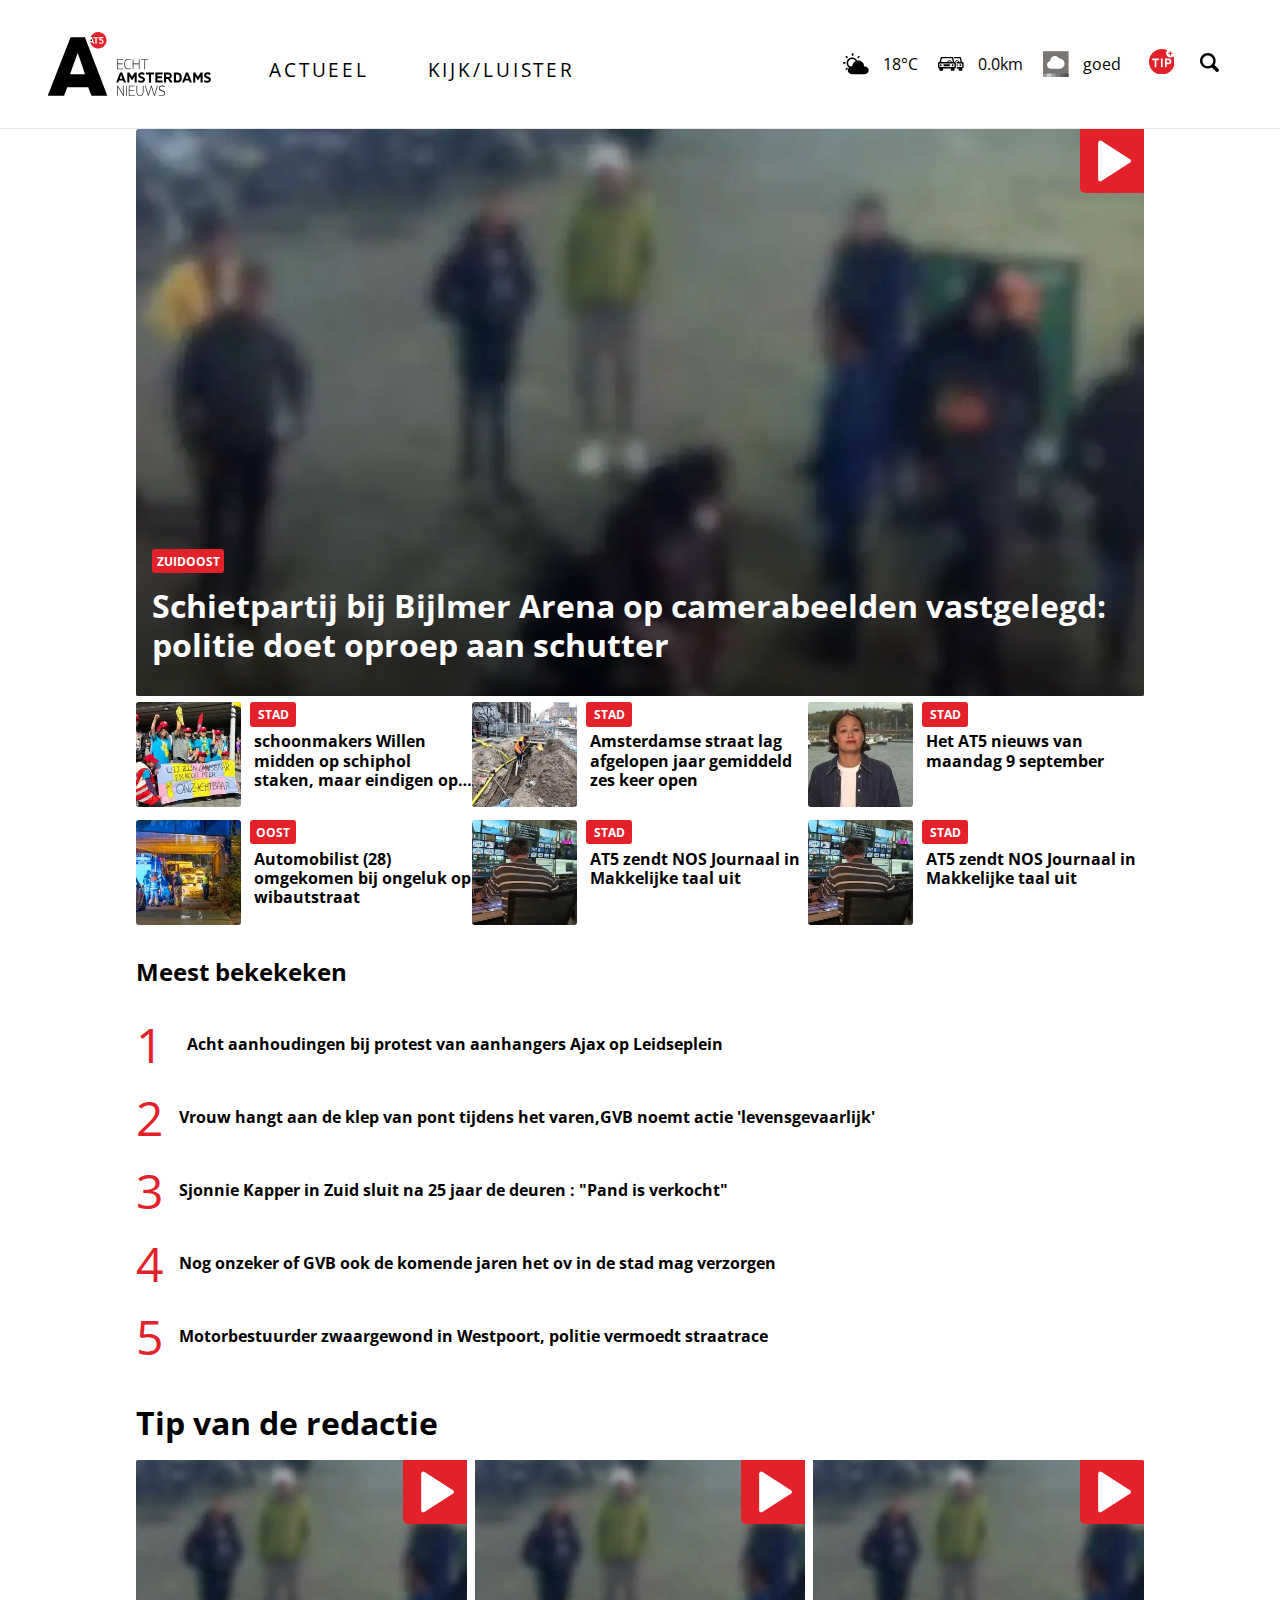
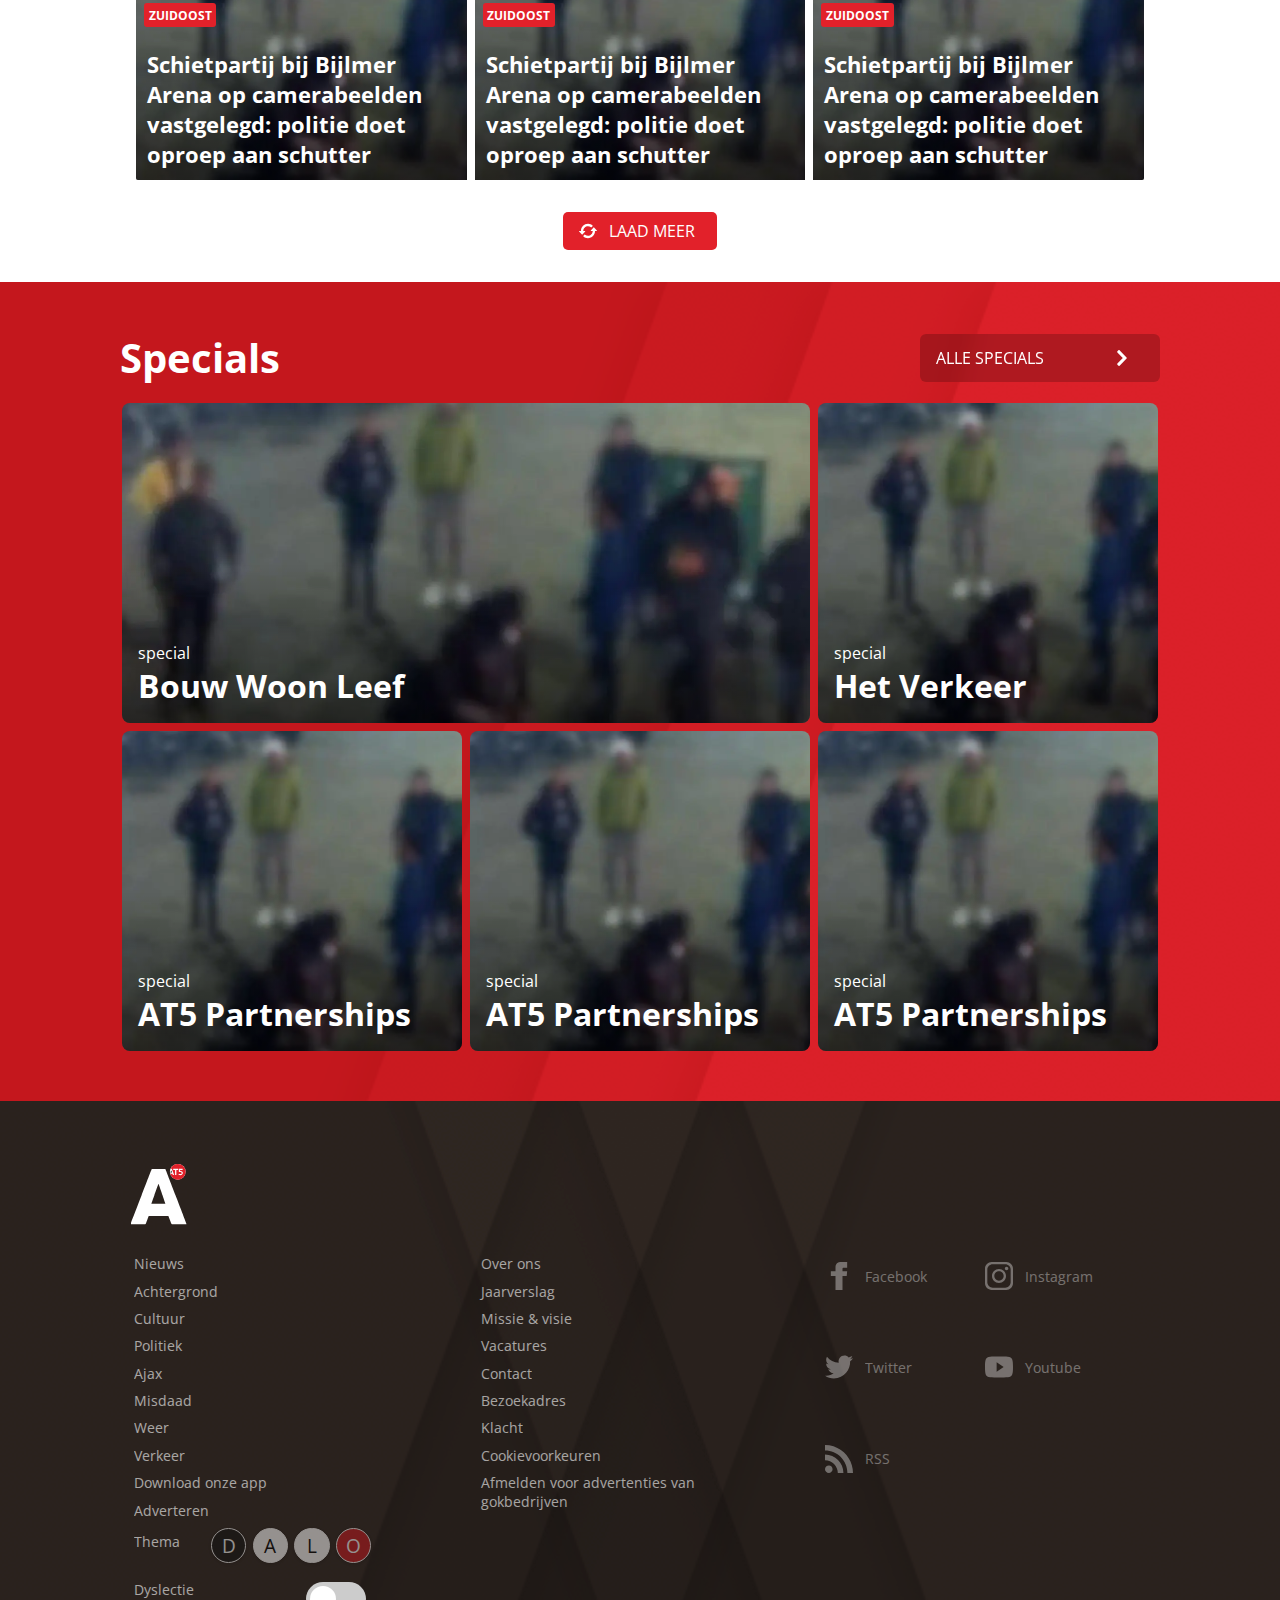
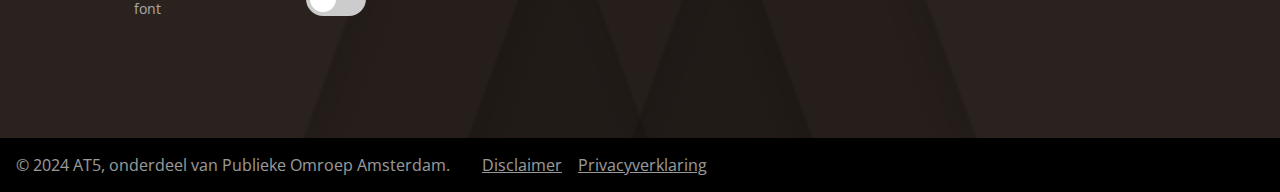
<file: index.html>
<!DOCTYPE html>
<html lang="nl">

<head>
	<meta charset="UTF-8">
	<meta name="author" content="Jean-Carlos De Leon Vitiello">
	<meta name="viewport" content="width=device-width, initial-scale=1">

	<title>AT5 | homepage</title>

	<link href="styles/style.css" rel="stylesheet">
	<link href="styles/home.css" rel="stylesheet">
	<link rel="icon" type="image/svg+xml" href="images/favicon.svg">
</head>

<body>

	<header>
		<a href="#main" >Skip naar content</a>
		<nav>
			<h1>
				<!-- https://www.at5.nl/ logo-->
				<svg class="logo " viewBox="0 0 214.9 84.4">
					<title>AT5 Logo</title>
					<g>
						<path class="black"
							d="M48.3,7h-18c0,0-0.5-0.1-0.7,0.4S0.3,83.2,0.1,83.7c-0.2,0.6,0.3,0.5,0.3,0.5h20.2 c0.7,0,0.8-0.6,0.8-0.6s3.8-10,3.9-10.5c0.2-0.5,0.7-0.4,0.7-0.4h26.4c0,0,0.5-0.1,0.8,0.5c0.2,0.6,3.8,10,4,10.5s0.8,0.5,0.8,0.5 h20c0,0,0.6,0,0.3-0.6C78.2,83,49.2,8,49,7.5C48.8,6.9,48.3,7,48.3,7 M39.5,28.4c1.4,3.8,9.1,26.4,9.2,26.9 c0.2,0.5-0.2,0.4-0.2,0.4h-19c0,0-0.3,0-0.2-0.3c0.1-0.4,8.2-23,9.6-26.9C39.2,28.1,39.4,28,39.5,28.4">
						</path>
					</g>
					<g>
						<ellipse class="white" cx="66.2" cy="11" rx="11" ry="10.9"></ellipse>
						<polygon class="red" points="55.8,12 58.1,12 57,9"></polygon>
						<path class="red"
							d="M66.3,0.1c-4.6,0-8.4,2.7-10.2,6.5h1.7l3.3,8.7h-1.8l-0.6-1.7h-3c1.2,4.8,5.5,8.3,10.6,8.3 c6,0,10.9-4.9,10.9-10.9S72.3,0.1,66.3,0.1z M66.7,8.4h-2.5v7h-1.8v-7h-2.6V6.8h6.9V8.4z M70,15.6c-1.2-0.1-1.9-0.2-2.9-0.7 l0.7-1.4c0.6,0.4,1.4,0.6,2.1,0.6c1.2,0,1.7-0.6,1.7-1.3c0-0.9-0.6-1.5-2.1-1.5c-0.7,0-1.8,0-1.8,0V6.7H73v1.7h-3.6v1.3h0.2 c1.5,0,2.4,0.4,3,1.1c0.4,0.5,0.7,1.1,0.7,1.9C73.3,14.5,71.6,15.6,70,15.6z">
						</path>
					</g>
					<g>
						<path class="black"
							d="M101.6,43.3c0,3.8,1.8,5.2,4.4,5.2c1.5,0,2.9-0.6,3.4-1l0.2,0.7c-0.8,0.5-1.9,1-3.7,1c-3,0-5.2-1.7-5.2-5.9 v-1.8c0-4.2,2.2-5.9,5.2-5.9c1.6,0,2.7,0.5,3.7,1l-0.2,0.7c-0.8-0.5-2.2-1-3.4-1c-2.6,0-4.4,1.4-4.4,5.2V43.3z">
						</path>
						<polygon class="black"
							points="92,48.4 99.2,48.4 99.2,49.1 91.2,49.1 91.2,35.8 99.2,35.8 99.2,36.5 92,36.5 92,41.7 98.4,41.7 98.4,42.4 92,42.4">
						</polygon>
						<polygon class="black"
							points="112.6,49.1 111.8,49.1 111.8,35.8 112.6,35.8 112.6,41.7 119.8,41.7 119.8,35.8 120.6,35.8 120.6,49.1 119.8,49.1 119.8,42.4 112.6,42.4">
						</polygon>
						<path class="black" d="M122.7,35.8h9.8v0.7H128v12.6h-0.8V36.5h-4.5V35.8z"></path>
						<path class="black"
							d="M97.8,53.4H95l-5.1,13.2h2.8l1-2.6h5.4l1,2.7h2.8L97.8,53.4z M94.7,61.5l1.7-4.7l1.8,4.7H94.7z">
						</path>
						<polygon class="black"
							points="104.5,53.4 107.1,53.4 110.8,59.1 114.4,53.4 117,53.4 117,66.7 114.3,66.7 114.3,58.3 110.8,63.8 107.3,58.3 107.3,66.7 104.6,66.7 104.6,53.4">
						</polygon>
						<path class="black"
							d="M119.6,63.2c2.1,1.6,5.6,1.5,5.6-0.3c0-2.4-6.2-0.9-6.2-5.8c0-4.3,5.7-4.9,8.5-2.8l-0.8,2.5c-2-1.6-5-1.4-5,0.2 c0,2.6,6.2,1.1,6.2,5.7c0,4.8-6.2,5.1-9.2,3L119.6,63.2z">
						</path>
						<polygon class="black"
							points="129.2,53.4 139.8,53.4 139.8,56 135.9,56 135.9,66.8 133.1,66.8 133.1,55.9 129.2,55.9 129.2,53.4 ">
						</polygon>
						<polygon class="black"
							points="144.3,64.1 151.1,64.1 151.1,66.7 141.6,66.7 141.6,53.4 151.1,53.4 151.1,56 144.3,56 144.3,58.5 150.3,58.5 150.3,61.1 144.3,61.1">
						</polygon>
						<path class="black"
							d="M160.9,61.4c1.6-0.6,2.4-2,2.4-3.7c0-2.6-1.4-4.3-5.1-4.3H153v13.3h2.7v-4.8h2.4l3.1,4.8h3.2L160.9,61.4z M158.3,59.3h-2.5v-3.4h2.5c1.8,0,2.4,0.6,2.4,1.7C160.7,58.6,160.1,59.3,158.3,59.3z">
						</path>
						<path class="black"
							d="M170.2,53.4H166v13.3h4.2c3.8,0,6.2-1.7,6.2-6.2v-0.9C176.4,55.2,174,53.4,170.2,53.4z M173.6,60.4 c0,2.8-1.1,3.7-3.4,3.7h-1.4v-8.2h1.4c2.2,0,3.4,0.9,3.4,3.7V60.4z">
						</path>
						<path class="black"
							d="M184.7,53.3h-2.8l-5.1,13.3h2.8l1-2.6h5.4l1,2.6h2.8L184.7,53.3z M181.6,61.5l1.7-4.7l1.8,4.7H181.6z">
						</path>
						<polygon class="black"
							points="191.4,53.4 194,53.4 197.7,59.1 201.3,53.4 203.9,53.4 203.9,66.7 201.2,66.7 201.2,58.3 197.7,63.8 194.2,58.3 194.2,66.7 191.5,66.7 191.5,53.4">
						</polygon>
						<path class="black"
							d="M206.5,63.2c2.1,1.6,5.6,1.5,5.6-0.3c0-2.4-6.2-0.9-6.2-5.8c0-4.3,5.7-4.9,8.5-2.8l-0.8,2.5 c-2-1.6-5-1.4-5,0.2c0,2.6,6.2,1.1,6.2,5.7c0,4.8-6.2,5.1-9.2,3L206.5,63.2z">
						</path>
						<polygon class="black"
							points="91.2,70.9 92.1,70.9 99.2,82.9 99.2,70.9 100,70.9 100,84.2 99.1,84.2 92,72.2 92,84.2 91.2,84.2 ">
						</polygon>
						<rect x="102.9" y="70.9" class="black" width="0.8" height="13.3"></rect>
						<polygon class="black"
							points="107.4,83.5 114.6,83.5 114.6,84.2 106.6,84.2 106.6,70.9 114.6,70.9 114.6,71.6 107.4,71.6 107.4,76.8 113.8,76.8 113.8,77.5 107.4,77.5">
						</polygon>
						<path class="black"
							d="M116.7,70.9h0.8v7.5c0,3.9,1.5,5.2,3.8,5.2s3.8-1.4,3.8-5.2v-7.5h0.8v7.5c0,4.3-1.9,5.9-4.6,5.9 s-4.6-1.7-4.6-5.9L116.7,70.9L116.7,70.9z">
						</path>
						<polygon class="black"
							points="140.3,82.9 143.9,70.9 144.7,70.9 140.7,84.2 139.9,84.2 136.3,72.2 132.7,84.2 131.9,84.2 127.9,70.9 128.7,70.9 132.3,82.9 135.9,70.9 136.7,70.9">
						</polygon>
						<path class="black"
							d="M146.3,82.7c2.3,1.6,7.3,1.4,7.3-1.8c0-3.7-7.3-2.1-7.3-6.8c0-4.1,5.5-3.9,7.7-2.4l-0.2,0.7 c-1.9-1.5-6.7-1.6-6.7,1.6c0,4,7.3,2.3,7.3,6.8c0,4-5.9,4.2-8.3,2.5L146.3,82.7z">
						</path>
					</g>
				</svg>
			</h1>
			
			<!-- menu balk -->
			<ul>

				<li>
					<a href="#">actueel <svg viewBox="0 0 36 24" class="icon "><path class="path" d="M15.4,22.7L0.3,2.6c-0.5-0.7-0.4-1.7,0.3-2.3C0.9,0.1,1.3,0,1.6,0h32.7C35.3,0,36,0.7,36,1.6 c0,0.4-0.1,0.7-0.3,1L20.6,22.7c-1.1,1.4-3.1,1.7-4.6,0.7C15.8,23.2,15.6,22.9,15.4,22.7z"></path></svg></a>
				</li>

				<li>
					<a href="#">kijk/luister</a>
				</li>

			</ul>

			<section>



				<a href="#">
					<!-- https://www.at5.nl/  icon-->
					<svg viewBox="0 0 24 24" class="icon ">
						<title>Gedeeltelijk bewolkt</title>
						<path class="path"
							d="M2.4,5.1l0.5-0.5c0.1-0.1,0.4-0.1,0.5,0l1.1,1.1c0.1,0.1,0.1,0.4,0,0.5L4,6.7c-0.1,0.1-0.4,0.1-0.5,0L2.4,5.7 C2.2,5.5,2.2,5.3,2.4,5.1z M0,11.6v-0.8c0-0.2,0.2-0.4,0.4-0.4h1.5c0.2,0,0.4,0.2,0.4,0.4v0.8c0,0.2-0.2,0.4-0.4,0.4H0.4 C0.2,12,0,11.8,0,11.6z M2.9,17.9l-0.5-0.5c-0.1-0.1-0.1-0.4,0-0.5l1.1-1.1c0.1-0.1,0.4-0.1,0.5,0l0.5,0.5c0.1,0.1,0.1,0.4,0,0.5 l-1.1,1.1C3.3,18,3,18,2.9,17.9z M15.1,4.6l0.5,0.5c0.1,0.1,0.1,0.4,0,0.5l-1.1,1.1c-0.1,0.1-0.4,0.1-0.5,0l-0.5-0.5 c-0.1-0.1-0.1-0.4,0-0.5l1.1-1.1C14.7,4.5,15,4.5,15.1,4.6z M8.6,2.2h0.8c0.2,0,0.4,0.2,0.4,0.4v1.5c0,0.2-0.2,0.4-0.4,0.4H8.6 c-0.2,0-0.4-0.2-0.4-0.4V2.6C8.3,2.4,8.4,2.2,8.6,2.2z M7,14.6c0.4-0.1,0.7-0.2,1.1-0.2h0.6c0-2.2,1.3-4.1,3.2-5 c-0.6-1.2-1.9-2-3.3-2c-2.1,0-3.8,1.7-3.8,3.8C4.9,12.7,5.8,14,7,14.6z M5.6,15.5c-1.3-1-2.2-2.5-2.2-4.3C3.4,8.3,5.7,6,8.6,6 c2.1,0,3.9,1.3,4.8,3.1C13.7,9,14,9,14.3,9c3,0,5.5,2.4,5.5,5.5h0.6c2,0,3.7,1.6,3.7,3.6s-1.6,3.6-3.7,3.6H8.2c-2,0-3.7-1.6-3.7-3.6 C4.5,17.1,4.9,16.2,5.6,15.5z">
						</path>
					</svg>
					<p>18°C</p>
				</a>


				<a href="#">
					<!-- https://www.at5.nl/ icon-->
					<svg viewBox="0 0 44.8 24">
						<title>Verkeer</title>
						<path
							d="M39.2,16c-0.9,0-1.6-0.7-1.6-1.6c0-0.9,0.7-1.6,1.6-1.6s1.6,0.7,1.6,1.6C40.8,15.3,40.1,16,39.2,16z M32.8,12.8h0.8 c0.4,0,0.8,0.4,0.8,0.8v1.6c0,0.4-0.4,0.8-0.8,0.8h-0.8V12.8z M32.8,20v-2.4h9.6v-6.4h-9.6v-0.8c0-0.8-0.6-1.4-1.3-1.6 c0.8,0,4,0,4.4,0c-0.3-0.9-1.2-1.6-2.3-1.6c-1,0-1.9,0.7-2.3,1.6c0,0,0,0,0,0c0,0-0.1,0-0.1,0h-0.8l-0.3-1.1c0.7-1.2,2-2.1,3.5-2.1 c1.9,0,3.5,1.4,3.9,3.2h2c-0.3-1.5-0.8-3.7-1.4-6.4h-9.4l-0.3-1.2C28.1,0.5,27.5,0,26.8,0h11.9c0.8,0,1.4,0.5,1.6,1.3 c0.8,3.4,1.3,5.9,1.7,7.5h0.5c1.3,0,2.4,1.1,2.4,2.4v6.4c0,1.3-1.1,2.4-2.4,2.4v3.2c0,0.4-0.4,0.8-0.8,0.8h-4.8 c-0.4,0-0.8-0.4-0.8-0.8V20H32.8z M22.3,8.8C21.9,7.9,21,7.2,20,7.2c-1,0-1.9,0.7-2.3,1.6c0,0,0,0,0,0C18.1,8.8,21.8,8.8,22.3,8.8z M23.9,8.8h2c-0.3-1.5-0.8-3.7-1.4-6.4H6.7L5.4,8.8h10.7c0.4-1.8,2-3.2,3.9-3.2S23.5,7,23.9,8.8z M10.4,12.8H20 c0.4,0,0.8,0.4,0.8,0.8v1.6c0,0.4-0.4,0.8-0.8,0.8h-9.6c-0.4,0-0.8-0.4-0.8-0.8v-1.6C9.6,13.2,10,12.8,10.4,12.8z M25.6,16 c-0.9,0-1.6-0.7-1.6-1.6c0-0.9,0.7-1.6,1.6-1.6c0.9,0,1.6,0.7,1.6,1.6C27.2,15.3,26.5,16,25.6,16z M4.8,16c-0.9,0-1.6-0.7-1.6-1.6 c0-0.9,0.7-1.6,1.6-1.6s1.6,0.7,1.6,1.6C6.4,15.3,5.7,16,4.8,16z M2.4,11.2v6.4h0.8H8h15.2H28h0.8v-6.4H2.4z M2.9,8.8l1.6-7.5 C4.7,0.5,5.3,0,6.1,0h19c0.8,0,1.4,0.5,1.6,1.3c0.8,3.4,1.3,5.9,1.7,7.5h0.5c1.3,0,2.4,1.1,2.4,2.4v6.4c0,1.3-1.1,2.4-2.4,2.4v3.2 c0,0.4-0.4,0.8-0.8,0.8h-4.8c-0.4,0-0.8-0.4-0.8-0.8V20H8.8v3.2C8.8,23.6,8.4,24,8,24H3.2c-0.4,0-0.8-0.4-0.8-0.8V20 C1.1,20,0,18.9,0,17.6v-6.4c0-1.3,1.1-2.4,2.4-2.4H2.9z">
						</path>
					</svg>
					<p>0.0km</p>
				</a>


				<a href="#">
					<!-- https://www.at5.nl/ icon-->
					<svg height="32" viewBox="0 0 32 32" width="32" xmlns="http://www.w3.org/2000/svg"
						class="icon-quality">
						<title>Luchtkwaliteit</title>
						<g fill="none" fill-rule="evenodd">
							<path d="m0 0h32v32h-32z" fill="#787573"></path>
							<path d="m0 28h5v4h-5z" fill="#9c9c9c"></path>
							<path d="m5 28h6v4h-6z" fill="#cdcdcd"></path>
							<path d="m11 28h5v4h-5z" fill="#9c9c9c"></path>
							<path d="m16 28h6v4h-6z" fill="#7c7c7c"></path>
							<path d="m22 28h5v4h-5z" fill="#5d5d5d"></path>
							<path d="m27 28h5v4h-5z" fill="#4e4e4e"></path>
							<path
								d="m15 6c2.2237599 0 4.1649645 1.2097631 5.2013842 3.0070597l.0654817-.00295669.2331341-.00410301c3.5898509 0 6.5 2.9101491 6.5 6.5 0 3.4215021-2.6436018 6.2255578-5.999668 6.4810299l-.000332.0189701-.453-.001-.047.001c-.0156747 0-.0313365-.0000555-.0469852-.0001663l-10.4100148-.0008337-.043.001c-2.6887547 0-4.88181811-2.1223067-4.99538049-4.7831104l-.00461951-.2168896c0-2.419597 1.7186675-4.4377777 4.00180909-4.9003488l-.00180909-.0996512c0-3.3137085 2.6862915-6 6-6z"
								fill="#fff"></path>
						</g>
					</svg>
					<p>goed</p>
				</a>

			</section>

			<!-- https://www.at5.nl/ tip logo-->
			<a href="#" class="tipicon">
				<svg viewBox="0 0 24 24" class="icon-tip" fill="currentColor">
					<title>Tip</title>
					<path fill="currentColor"
						d="M17.1736628,1.16948444 C16.4485771,1.89350646 16,2.89436783 16,4 C16,6.209139 17.790861,8 20,8 C21.1056322,8 22.1064935,7.55142287 22.8305156,6.82633716 C23.5801912,8.39287851 24,10.1474135 24,12 C24,18.627417 18.627417,24 12,24 C5.372583,24 0,18.627417 0,12 C0,5.372583 5.372583,0 12,0 C13.8525865,0 15.6071215,0.419808812 17.1736628,1.16948444 Z M20.5,3.5 L22,3.5 L22,4.5 L20.5,4.5 L20.5,6 L19.5,6 L19.5,4.5 L18,4.5 L18,3.5 L19.5,3.5 L19.5,2 L20.5,2 L20.5,3.5 Z M3,10.5 L5.304,10.5 L5.304,17 L6.924,17 L6.924,10.5 L9.228,10.5 L9.228,9 L3,9 L3,10.5 Z M11.2,17 L12.808,17 L12.808,9 L11.2,9 L11.2,17 Z M14.94,9 L14.94,17 L16.548,17 L16.548,14.22 L17.988,14.22 C20.148,14.22 21,13.176 21,11.616 C21,10.056 20.148,9 17.988,9 L14.94,9 Z M17.98,10.5 C19.036,10.5 19.384,10.884 19.384,11.616 C19.384,12.348 19.036,12.72 17.98,12.72 L16.54,12.72 L16.54,10.5 L17.98,10.5 Z"
						></path>
				</svg>
			</a>

			<button>
				<!-- https://www.at5.nl/  logo-->
				<svg viewBox="0 0 24 24" class="icon ">
					<title>Zoek</title>
					<path class="path"
						d="M3.1,9.8C3.1,6.1,6.1,3,9.9,3s6.8,3,6.8,6.8c0,3.7-3.1,6.8-6.8,6.8S3.1,13.6,3.1,9.8z M23.3,20.1l-5-5 c1-1.5,1.5-3.3,1.5-5.3c0-5.4-4.4-9.8-9.9-9.8S0,4.4,0,9.8c0,5.4,4.4,9.8,9.9,9.8c1.8,0,3.6-0.5,5.1-1.4l5.1,5 C22.2,25.4,25.5,22.2,23.3,20.1z">
					</path>
				</svg>
				<span>zoek</span>
			</button>

			<button>
				<!-- https://www.at5.nl/  logo-->
				<svg viewBox="0 0 28.8 24" class="icon ">
					<title>Menu</title>
					<path class="path"
						d="M1.2,19.2h26.4c0.7,0,1.2,0.5,1.2,1.2v2.4c0,0.7-0.5,1.2-1.2,1.2H1.2C0.5,24,0,23.5,0,22.8v-2.4 C0,19.7,0.5,19.2,1.2,19.2z M1.2,9.6h26.4c0.7,0,1.2,0.5,1.2,1.2v2.4c0,0.7-0.5,1.2-1.2,1.2H1.2c-0.7,0-1.2-0.5-1.2-1.2v-2.4 C0,10.1,0.5,9.6,1.2,9.6z M1.2,0h26.4c0.7,0,1.2,0.5,1.2,1.2v2.4c0,0.7-0.5,1.2-1.2,1.2H1.2C0.5,4.8,0,4.3,0,3.6V1.2 C0,0.5,0.5,0,1.2,0z">
					</path>
				</svg>
				zoek
			</button>
		</nav>
	</header>


	

	<main>
		<section>
			<a href="artikel.html">
				<h2>Schietpartij bij Bijlmer Arena op camerabeelden vastgelegd: politie doet oproep aan schutter</h2>
				<p>zuidoost</p>
				

					<svg viewBox="0 0 24 24" class="icon post__video">
						<title>Play</title>
						<path class="path"
							d="M19.5,12.9L5.6,21.8c-0.5,0.3-1.1,0.2-1.5-0.3C4.1,21.3,4,21.1,4,20.9V3.1C4,2.5,4.5,2,5.1,2 c0.2,0,0.4,0.1,0.6,0.2l13.9,8.9c0.5,0.3,0.6,1,0.3,1.5C19.8,12.7,19.6,12.8,19.5,12.9z">
						</path>
					</svg>

				<img src="images/schietpar.webp" alt="camerabeelden van een groep mensen in de bijlmer">
				
			</a>
		</section>

		<section>
			<h2 class="visually-hidden">weer,verkeer en Luchtkwaliteit </h2>
			<a href="#">
				<!-- https://www.at5.nl/  logo-->
				<svg viewBox="0 0 24 24" class="icon ">
					<title>Gedeeltelijk bewolkt</title>
					<path class="path"
						d="M2.4,5.1l0.5-0.5c0.1-0.1,0.4-0.1,0.5,0l1.1,1.1c0.1,0.1,0.1,0.4,0,0.5L4,6.7c-0.1,0.1-0.4,0.1-0.5,0L2.4,5.7 C2.2,5.5,2.2,5.3,2.4,5.1z M0,11.6v-0.8c0-0.2,0.2-0.4,0.4-0.4h1.5c0.2,0,0.4,0.2,0.4,0.4v0.8c0,0.2-0.2,0.4-0.4,0.4H0.4 C0.2,12,0,11.8,0,11.6z M2.9,17.9l-0.5-0.5c-0.1-0.1-0.1-0.4,0-0.5l1.1-1.1c0.1-0.1,0.4-0.1,0.5,0l0.5,0.5c0.1,0.1,0.1,0.4,0,0.5 l-1.1,1.1C3.3,18,3,18,2.9,17.9z M15.1,4.6l0.5,0.5c0.1,0.1,0.1,0.4,0,0.5l-1.1,1.1c-0.1,0.1-0.4,0.1-0.5,0l-0.5-0.5 c-0.1-0.1-0.1-0.4,0-0.5l1.1-1.1C14.7,4.5,15,4.5,15.1,4.6z M8.6,2.2h0.8c0.2,0,0.4,0.2,0.4,0.4v1.5c0,0.2-0.2,0.4-0.4,0.4H8.6 c-0.2,0-0.4-0.2-0.4-0.4V2.6C8.3,2.4,8.4,2.2,8.6,2.2z M7,14.6c0.4-0.1,0.7-0.2,1.1-0.2h0.6c0-2.2,1.3-4.1,3.2-5 c-0.6-1.2-1.9-2-3.3-2c-2.1,0-3.8,1.7-3.8,3.8C4.9,12.7,5.8,14,7,14.6z M5.6,15.5c-1.3-1-2.2-2.5-2.2-4.3C3.4,8.3,5.7,6,8.6,6 c2.1,0,3.9,1.3,4.8,3.1C13.7,9,14,9,14.3,9c3,0,5.5,2.4,5.5,5.5h0.6c2,0,3.7,1.6,3.7,3.6s-1.6,3.6-3.7,3.6H8.2c-2,0-3.7-1.6-3.7-3.6 C4.5,17.1,4.9,16.2,5.6,15.5z">
					</path>
				</svg>
				<p>18°C</p>
			</a>


			<a href="#">
				<!-- https://www.at5.nl/  logo-->
				<svg viewBox="0 0 44.8 24">
					<title>Verkeer</title>
					<path
						d="M39.2,16c-0.9,0-1.6-0.7-1.6-1.6c0-0.9,0.7-1.6,1.6-1.6s1.6,0.7,1.6,1.6C40.8,15.3,40.1,16,39.2,16z M32.8,12.8h0.8 c0.4,0,0.8,0.4,0.8,0.8v1.6c0,0.4-0.4,0.8-0.8,0.8h-0.8V12.8z M32.8,20v-2.4h9.6v-6.4h-9.6v-0.8c0-0.8-0.6-1.4-1.3-1.6 c0.8,0,4,0,4.4,0c-0.3-0.9-1.2-1.6-2.3-1.6c-1,0-1.9,0.7-2.3,1.6c0,0,0,0,0,0c0,0-0.1,0-0.1,0h-0.8l-0.3-1.1c0.7-1.2,2-2.1,3.5-2.1 c1.9,0,3.5,1.4,3.9,3.2h2c-0.3-1.5-0.8-3.7-1.4-6.4h-9.4l-0.3-1.2C28.1,0.5,27.5,0,26.8,0h11.9c0.8,0,1.4,0.5,1.6,1.3 c0.8,3.4,1.3,5.9,1.7,7.5h0.5c1.3,0,2.4,1.1,2.4,2.4v6.4c0,1.3-1.1,2.4-2.4,2.4v3.2c0,0.4-0.4,0.8-0.8,0.8h-4.8 c-0.4,0-0.8-0.4-0.8-0.8V20H32.8z M22.3,8.8C21.9,7.9,21,7.2,20,7.2c-1,0-1.9,0.7-2.3,1.6c0,0,0,0,0,0C18.1,8.8,21.8,8.8,22.3,8.8z M23.9,8.8h2c-0.3-1.5-0.8-3.7-1.4-6.4H6.7L5.4,8.8h10.7c0.4-1.8,2-3.2,3.9-3.2S23.5,7,23.9,8.8z M10.4,12.8H20 c0.4,0,0.8,0.4,0.8,0.8v1.6c0,0.4-0.4,0.8-0.8,0.8h-9.6c-0.4,0-0.8-0.4-0.8-0.8v-1.6C9.6,13.2,10,12.8,10.4,12.8z M25.6,16 c-0.9,0-1.6-0.7-1.6-1.6c0-0.9,0.7-1.6,1.6-1.6c0.9,0,1.6,0.7,1.6,1.6C27.2,15.3,26.5,16,25.6,16z M4.8,16c-0.9,0-1.6-0.7-1.6-1.6 c0-0.9,0.7-1.6,1.6-1.6s1.6,0.7,1.6,1.6C6.4,15.3,5.7,16,4.8,16z M2.4,11.2v6.4h0.8H8h15.2H28h0.8v-6.4H2.4z M2.9,8.8l1.6-7.5 C4.7,0.5,5.3,0,6.1,0h19c0.8,0,1.4,0.5,1.6,1.3c0.8,3.4,1.3,5.9,1.7,7.5h0.5c1.3,0,2.4,1.1,2.4,2.4v6.4c0,1.3-1.1,2.4-2.4,2.4v3.2 c0,0.4-0.4,0.8-0.8,0.8h-4.8c-0.4,0-0.8-0.4-0.8-0.8V20H8.8v3.2C8.8,23.6,8.4,24,8,24H3.2c-0.4,0-0.8-0.4-0.8-0.8V20 C1.1,20,0,18.9,0,17.6v-6.4c0-1.3,1.1-2.4,2.4-2.4H2.9z">
					</path>
				</svg>
				<p>0.0km</p>
			</a>


			<a href="#">
				<!-- https://www.at5.nl/  logo-->
				<svg height="32" viewBox="0 0 32 32" width="32" xmlns="http://www.w3.org/2000/svg" class="icon-quality">
					<title>Luchtkwaliteit</title>
					<g fill="none" fill-rule="evenodd">
						<path d="m0 0h32v32h-32z" fill="#787573"></path>
						<path d="m0 28h5v4h-5z" fill="#9c9c9c"></path>
						<path d="m5 28h6v4h-6z" fill="#cdcdcd"></path>
						<path d="m11 28h5v4h-5z" fill="#9c9c9c"></path>
						<path d="m16 28h6v4h-6z" fill="#7c7c7c"></path>
						<path d="m22 28h5v4h-5z" fill="#5d5d5d"></path>
						<path d="m27 28h5v4h-5z" fill="#4e4e4e"></path>
						<path
							d="m15 6c2.2237599 0 4.1649645 1.2097631 5.2013842 3.0070597l.0654817-.00295669.2331341-.00410301c3.5898509 0 6.5 2.9101491 6.5 6.5 0 3.4215021-2.6436018 6.2255578-5.999668 6.4810299l-.000332.0189701-.453-.001-.047.001c-.0156747 0-.0313365-.0000555-.0469852-.0001663l-10.4100148-.0008337-.043.001c-2.6887547 0-4.88181811-2.1223067-4.99538049-4.7831104l-.00461951-.2168896c0-2.419597 1.7186675-4.4377777 4.00180909-4.9003488l-.00180909-.0996512c0-3.3137085 2.6862915-6 6-6z"
							fill="#fff"></path>
					</g>
				</svg>
				<p>goed</p>
			</a>

		</section>

		<section>
			<h2 class="visually-hidden">Actueel</h2>

			<ul>
				<li>
					<a href="#">
						<h3>schoonmakers Willen midden op schiphol staken, maar eindigen op 'achterafpleintje'</h3>
						<p>stad</p>
						<img src="images/nieuwsbanner.webp" alt="foto van demonstranten op schiphol">
					</a>	
				</li>

				<li>
					<a href="#">
						<h3>Amsterdamse straat lag afgelopen jaar gemiddeld zes keer open</h3>
						<p>stad</p>
						<img src="images/nieuwsbanner2.webp"
							alt="afbeelding van een man die bezig is met werkzaamheden in de straten van amsterdam">
					</a>
				</li>

				<li>
					<a href="#">
						<h3>Het AT5 nieuws van maandag 9 september</h3>
						<p>stad</p>
						<img src="images/nieuwsbanner3.webp" alt="afbeelding van een Presentator van het nieuws">
					</a>
				</li>

				<li>
					<a href="#">
						<h3>Automobilist (28) omgekomen bij ongeluk op wibautstraat</h3>
						<p>oost</p>
						<img src="images/nieuwsbanner4.webp"
							alt="Afbeelding van ambulance en politie medewerkers die de slachtoffers helpen">
					</a>	
				</li>

				<li>
					<a href="#">
						<h3>AT5 zendt NOS Journaal in Makkelijke taal uit</h3>
						<p>stad</p>
						<img src="images/nieuwsbanner5.webp"
							alt="afbeelding van een meneer achterde computer de beelden aan het bestuuren">
					</a>
				</li>

				<li>
					<a href="#">
						<h3>AT5 zendt NOS Journaal in Makkelijke taal uit</h3>
						<p>stad</p>
						<img src="images/nieuwsbanner5.webp"
							alt="afbeelding van een meneer achterde computer de beelden aan het bestuuren">
					</a>
				</li>

			</ul>

		</section>

		<!-- meest bekeken sectie -->
		<section>

			<h2>Meest bekekeken</h2>


			<ol>
				<li><a href="#">Acht aanhoudingen bij protest van aanhangers Ajax op Leidseplein</a></li>
				<li><a href="#">Vrouw hangt aan de klep van pont tijdens het varen,GVB noemt actie 'levensgevaarlijk'</a></li>
				<li><a href="#">Sjonnie Kapper in Zuid sluit na 25 jaar de deuren : "Pand is verkocht"</a></li>
				<li><a href="#">Nog onzeker of GVB ook de komende jaren het ov in de stad mag verzorgen</a></li>
				<li><a href="#">Motorbestuurder zwaargewond in Westpoort, politie vermoedt straatrace</a></li>
			</ol>


		</section>

		<!-- Tip van de redactie sectie -->
		<section>
			<h2>Tip van de redactie</h2>

			<ul>
				<li>
					<a href="#">
						<h3>
							Schietpartij bij Bijlmer Arena op camerabeelden vastgelegd: politie doet oproep aan schutter
						</h3>
						<p>zuidoost</p>
						<!-- https://www.at5.nl/ -->
						<svg viewBox="0 0 24 24" class="icon post__video">
								<title>Play</title>
								<path class="path"
									d="M19.5,12.9L5.6,21.8c-0.5,0.3-1.1,0.2-1.5-0.3C4.1,21.3,4,21.1,4,20.9V3.1C4,2.5,4.5,2,5.1,2 c0.2,0,0.4,0.1,0.6,0.2l13.9,8.9c0.5,0.3,0.6,1,0.3,1.5C19.8,12.7,19.6,12.8,19.5,12.9z">
								</path>
						</svg>
						<img src="images/schietpar.webp" alt="camerabeelden van een groep mensen in de Bijlmer">
					</a>
				</li>

				<li>
					<a href="#">
						<h3>
							Schietpartij bij Bijlmer Arena op camerabeelden vastgelegd: politie doet oproep aan schutter
						</h3>
						<p>zuidoost</p>
						<!-- https://www.at5.nl/ -->
						<svg viewBox="0 0 24 24" class="icon post__video">
								<title>Play</title>
								<path class="path"
									d="M19.5,12.9L5.6,21.8c-0.5,0.3-1.1,0.2-1.5-0.3C4.1,21.3,4,21.1,4,20.9V3.1C4,2.5,4.5,2,5.1,2 c0.2,0,0.4,0.1,0.6,0.2l13.9,8.9c0.5,0.3,0.6,1,0.3,1.5C19.8,12.7,19.6,12.8,19.5,12.9z">
								</path>
						</svg>
						<img src="images/schietpar.webp" alt="camerabeelden van een groep mensen in de Bijlmer">
					</a>
				</li>

				<li>
					<a href="#">
						<h3>
							Schietpartij bij Bijlmer Arena op camerabeelden vastgelegd: politie doet oproep aan schutter
						</h3>
						<p>zuidoost</p>
						<!-- https://www.at5.nl/ -->
						<svg viewBox="0 0 24 24" class="icon post__video">
								<title>Play</title>
								<path class="path"
									d="M19.5,12.9L5.6,21.8c-0.5,0.3-1.1,0.2-1.5-0.3C4.1,21.3,4,21.1,4,20.9V3.1C4,2.5,4.5,2,5.1,2 c0.2,0,0.4,0.1,0.6,0.2l13.9,8.9c0.5,0.3,0.6,1,0.3,1.5C19.8,12.7,19.6,12.8,19.5,12.9z">
								</path>
						</svg>
						<img src="images/schietpar.webp" alt="camerabeelden van een groep mensen in de Bijlmer">
					</a>
				</li>
			</ul>

			<!-- https://www.at5.nl/ svg-->
			<button aria-label="draai">
				<svg viewBox="0 0 30.3 24" class="icon icon ">
					<title>Verversen</title>
					<path class="path"
						d="M10,12c0.1,0,0.3,0,0.4,0.1c0.2,0.2,0.2,0.5,0,0.8l-4.6,5.2c0,0,0,0,0,0c-0.3,0.2-0.7,0.2-0.9,0l-4.7-5.2 C0,12.8,0,12.7,0,12.5C0,12.2,0.2,12,0.5,12h2.8c0-6.6,5.3-12,11.9-12c3.2,0,5.7,1.2,7.7,2.9c0.2,0.3,0.2,0.6,0,0.9 c-0.1,0.1-0.7,0.7-1.8,2c-0.4,0.4-0.8,0.3-1,0c-1.8-1.2-3.2-1.8-5-1.8c-4.4,0-7.9,3.6-7.9,8H10z M20.3,12c-0.1,0-0.3,0-0.4-0.1 c-0.2-0.2-0.2-0.5,0-0.8l4.6-5.2c0,0,0,0,0,0c0.3-0.2,0.7-0.2,0.9,0l4.7,5.2c0.1,0.1,0.1,0.2,0.1,0.4c0,0.3-0.2,0.5-0.5,0.5H27 c0,6.6-5.3,12-11.9,12c-3.2,0-5.7-1.2-7.7-2.9c-0.2-0.3-0.2-0.6,0-0.9c0.1-0.1,0.7-0.7,1.8-2c0.4-0.4,0.8-0.3,1,0 c1.8,1.2,3.2,1.8,5,1.8c4.4,0,7.9-3.6,7.9-8H20.3z">
					</path>
				</svg>
				laad meer

			</button>

		</section>

		<!-- specials  -->
		<section>
			
			<div>
				<h2>Specials</h2>
				<a href="#">				
					alle specials
					<!-- https://www.at5.nl/ -->
					<svg viewBox="0 0 14.4 24" class="icon button-icon">
						<title>Volgende</title>
						<path class="path"
							d="M14.1,12.8L3.6,23.7c-0.4,0.5-1.2,0.5-1.6,0L0.3,22c-0.4-0.5-0.4-1.2,0-1.7L8.4,12L0.3,3.7 c-0.4-0.5-0.4-1.2,0-1.7l1.6-1.7c0.4-0.5,1.2-0.5,1.6,0l10.5,10.8C14.5,11.6,14.5,12.4,14.1,12.8z">
						</path>
					</svg>
				</a>
				

			
				<ul>

					<li>
						<a href="#">
							<div>
								<h3>Bouw Woon Leef</h3>
								<p>special</p>
							</div>
							<!-- https://www.at5.nl/ -->
							<img src="images/schietpar.webp" alt="camerabeelden van een groep mensen in de bijlmer">
						</a>
					</li>

					<li>
						<a href="#">
							<div>
								<h3> Het Verkeer</h3>
								<p>special</p>
							</div>
							<!-- https://www.at5.nl/ -->
							<img src="images/schietpar.webp" alt="camerabeelden van een groep mensen in de bijlmer">
						</a>
					</li>

					<li>
						<a href="#">
							<div>
								<h3>AT5 Partnerships</h3>
								<p>special</p>
							</div>
							<!-- https://www.at5.nl/ -->
							<img src="images/schietpar.webp" alt="camerabeelden van een groep mensen in de Bijlmer">
						</a>
					</li>

					<li>
						<a href="#">
							<div>
								<h3>AT5 Partnerships</h3>
								<p>special</p>
							</div>
							<!-- https://www.at5.nl/ -->
							<img src="images/schietpar.webp" alt="camerabeelden van een groep mensen in de bijlmer">
						</a>
					</li>

					<li>
						<a href="#">
							<div>
								<h3>AT5 Partnerships</h3>
								<p>special</p>
							</div>
							<!-- https://www.at5.nl/ -->
							<img src="images/schietpar.webp" alt="camerabeelden van een groep mensen in de Bijlmer">
						</a>
					</li>

				</ul>
			</div>

		</section>
	</main>








	<footer>
		<!-- footer links  -->
	<section>
		<svg class="logo " viewBox="0 0 78.4 84.4">
			<title>AT5 Logo</title>
			<!-- https://www.at5.nl/ -->
			<g>
				<path class="black"
					d="M48.3,7h-18c0,0-0.5-0.1-0.7,0.4S0.3,83.2,0.1,83.7c-0.2,0.6,0.3,0.5,0.3,0.5h20.2 c0.7,0,0.8-0.6,0.8-0.6s3.8-10,3.9-10.5c0.2-0.5,0.7-0.4,0.7-0.4h26.4c0,0,0.5-0.1,0.8,0.5c0.2,0.6,3.8,10,4,10.5s0.8,0.5,0.8,0.5 h20c0,0,0.6,0,0.3-0.6C78.2,83,49.2,8,49,7.5C48.8,6.9,48.3,7,48.3,7 M39.5,28.4c1.4,3.8,9.1,26.4,9.2,26.9 c0.2,0.5-0.2,0.4-0.2,0.4h-19c0,0-0.3,0-0.2-0.3c0.1-0.4,8.2-23,9.6-26.9C39.2,28.1,39.4,28,39.5,28.4">
				</path>
			</g>
			<g>
				<ellipse class="white" cx="66.2" cy="11" rx="11" ry="10.9"></ellipse>
				<polygon class="red" points="55.8,12 58.1,12 57,9"></polygon>
				<path class="red"
					d="M66.3,0.1c-4.6,0-8.4,2.7-10.2,6.5h1.7l3.3,8.7h-1.8l-0.6-1.7h-3c1.2,4.8,5.5,8.3,10.6,8.3 c6,0,10.9-4.9,10.9-10.9S72.3,0.1,66.3,0.1z M66.7,8.4h-2.5v7h-1.8v-7h-2.6V6.8h6.9V8.4z M70,15.6c-1.2-0.1-1.9-0.2-2.9-0.7 l0.7-1.4c0.6,0.4,1.4,0.6,2.1,0.6c1.2,0,1.7-0.6,1.7-1.3c0-0.9-0.6-1.5-2.1-1.5c-0.7,0-1.8,0-1.8,0V6.7H73v1.7h-3.6v1.3h0.2 c1.5,0,2.4,0.4,3,1.1c0.4,0.5,0.7,1.1,0.7,1.9C73.3,14.5,71.6,15.6,70,15.6z">
				</path>
			</g>
		</svg>
	
		<ul>
			<li><a href="#">Nieuws</a></li>
			<li><a href="#">Achtergrond</a></li>
			<li><a href="#">Cultuur</a></li>
			<li><a href="#">Politiek</a></li>
			<li><a href="#">Ajax</a></li>
			<li><a href="#">Misdaad</a></li>
			<li><a href="#">Weer</a></li>
			<li><a href="#">Verkeer</a></li>
			<li><a href="#">Download onze app</a></li>
			<li><a href="#">Adverteren</a></li>
		</ul>

		<section>

			<p>Thema</p>
			<ul>

				<li>
					<button aria-label="donker">d</button>
				</li>

				<li>
					<button aria-label="automatisch">a</button>
				</li>

				<li>
					
					<button aria-label="licht">l</button>
				</li>

				<li>
					<button aria-label="oled">o</button>
				</li>

			</ul>
		</section>

		<ul>
			<!-- https://www.at5.nl/ -->
			<li>
				<p>Dyslectie font</p>
				<label class="switch">
					<input type="checkbox">
					<span class="slider round"></span>
				</label>
			</li>	
		</ul>

		<ul>
			<li><a href="#">Over ons</a></li>
			<li><a href="#">Jaarverslag</a></li>
			<li><a href="#">Missie & visie</a></li>
			<li><a href="#">Vacatures</a></li>
			<li><a href="#">Contact</a></li>
			<li><a href="#">Bezoekadres</a></li>
			<li><a href="#">Klacht</a></li>
			<li><a href="#">Cookievoorkeuren</a></li>
			<li><a href="#">Afmelden voor advertenties van gokbedrijven</a></li>
		</ul>

		<!-- Media links -->
		<ul>

			<li>
				<a href="#">
					<!-- https://www.at5.nl/ -->
					<svg viewBox="0 0 14 24" class="icon footer__icon">
						<title>Facebook</title>
						<path class="path"
							d="M4,8H0v4h4v12h6V12h3.6L14,8h-4V6.3c0-1,0.2-1.3,1.1-1.3H14V0H9.2C5.6,0,4,1.6,4,4.6V8z">
						</path>
					</svg>
					<p>Facebook</p>
				</a>
			</li>

			<li>
				<a href="#">
					<!-- https://www.at5.nl/ -->
					<svg viewBox="0 0 24 24" class="icon footer__icon">
						<title>Instagram</title>
						<path class="path"
							d="M18.5,7C17.7,7,17,6.3,17,5.5S17.7,4,18.5,4S20,4.7,20,5.5S19.3,7,18.5,7z M12,16c2.2,0,4-1.8,4-4s-1.8-4-4-4 s-4,1.8-4,4S9.8,16,12,16z M12,18c-3.3,0-6-2.7-6-6s2.7-6,6-6s6,2.7,6,6S15.3,18,12,18z M2,6.6v10.8C2,20,4.1,22,6.6,22h10.8 c2.5,0,4.6-2.1,4.6-4.6V6.6C22,4,19.9,2,17.4,2H6.6C4,2,2,4.1,2,6.6z M0,5.7C0,2.6,2.6,0,5.7,0h12.6C21.4,0,24,2.6,24,5.7v12.6 c0,3.2-2.6,5.7-5.7,5.7H5.7C2.6,24,0,21.4,0,18.3V5.7z">
						</path>
					</svg>
					<p>Instagram</p>
				</a>
			</li>

			<li>
				<a href="#">
					<!-- https://www.at5.nl/ -->
					<svg viewBox="0 0 29.5 24" class="icon footer__icon">
						<title>Twitter</title>
						<path class="path"
							d="M29.5,2.8c-1.1,0.5-2.3,0.8-3.5,1c1.3-0.7,2.2-1.9,2.7-3.4c-1.2,0.7-2.5,1.2-3.8,1.5C23.8,0.7,22.2,0,20.4,0 c-3.9,0-6.8,3.6-5.9,7.4C9.5,7.2,5,4.8,2.1,1.1C0.5,3.8,1.2,7.4,3.9,9.2c-1,0-1.9-0.3-2.7-0.8c-0.1,2.8,1.9,5.4,4.9,6 c-0.9,0.2-1.8,0.3-2.7,0.1c0.8,2.4,3,4.2,5.7,4.2c-2.5,2-5.8,2.9-9,2.5C2.7,23,5.9,24,9.3,24c11.2,0,17.6-9.5,17.2-18 C27.7,5.1,28.7,4.1,29.5,2.8z">
						</path>
					</svg>
					<p>Twitter</p>
				</a>
			</li>

			<li>
				<a href="#">
					<!-- https://www.at5.nl/ -->
					<svg viewBox="0 0 32 24" class="icon footer__icon">
						<title>Youtube</title>
						<path class="path"
							d="M13.3,6.7v10.7l8-5.3L13.3,6.7z M32,12c0,8.3-0.7,11.4-5.8,11.8c-4.8,0.3-15.5,0.3-20.3,0C0.6,23.4,0,20.2,0,12 C0,3.7,0.7,0.6,5.8,0.2c4.8-0.3,15.5-0.3,20.3,0C31.4,0.6,32,3.8,32,12z">
						</path>
					</svg>
					<p>Youtube</p>
				</a>
			</li>

			<li>
				<a href="#">
					<!-- https://www.at5.nl/ -->
					<svg viewBox="0 0 24 24" class="icon footer__icon">
						<title>RSS</title>
						<path class="path"
							d="M0,4.8c10.6,0,19.2,8.6,19.2,19.2H24C24,10.8,13.2,0,0,0V4.8z M0,8.2V13c6.1,0.1,11,5,11,11h4.8C15.8,15.3,8.7,8.2,0,8.2z M6.5,20.8C6.5,22.5,5,24,3.3,24C1.5,24,0,22.5,0,20.8c0-1.8,1.5-3.2,3.3-3.2C5,17.5,6.5,19,6.5,20.8z">
						</path>
					</svg>
					<p>RSS</p>
				</a>
			</li>

		</ul>

		
	</section>

	<!-- disclaimer section -->
	<section>
		<h2 class="visually-hidden">disclaimer en Privacyverklaring</h2>
		<p>© 2024 AT5, onderdeel van Publieke Omroep Amsterdam.</p>
		<a href="#">Disclaimer</a>
		<a href="#">Privacyverklaring</a>
	</section>	

	

	</footer>


	<script defer src="scripts/script.js"></script>
</body>

</html>
</file>
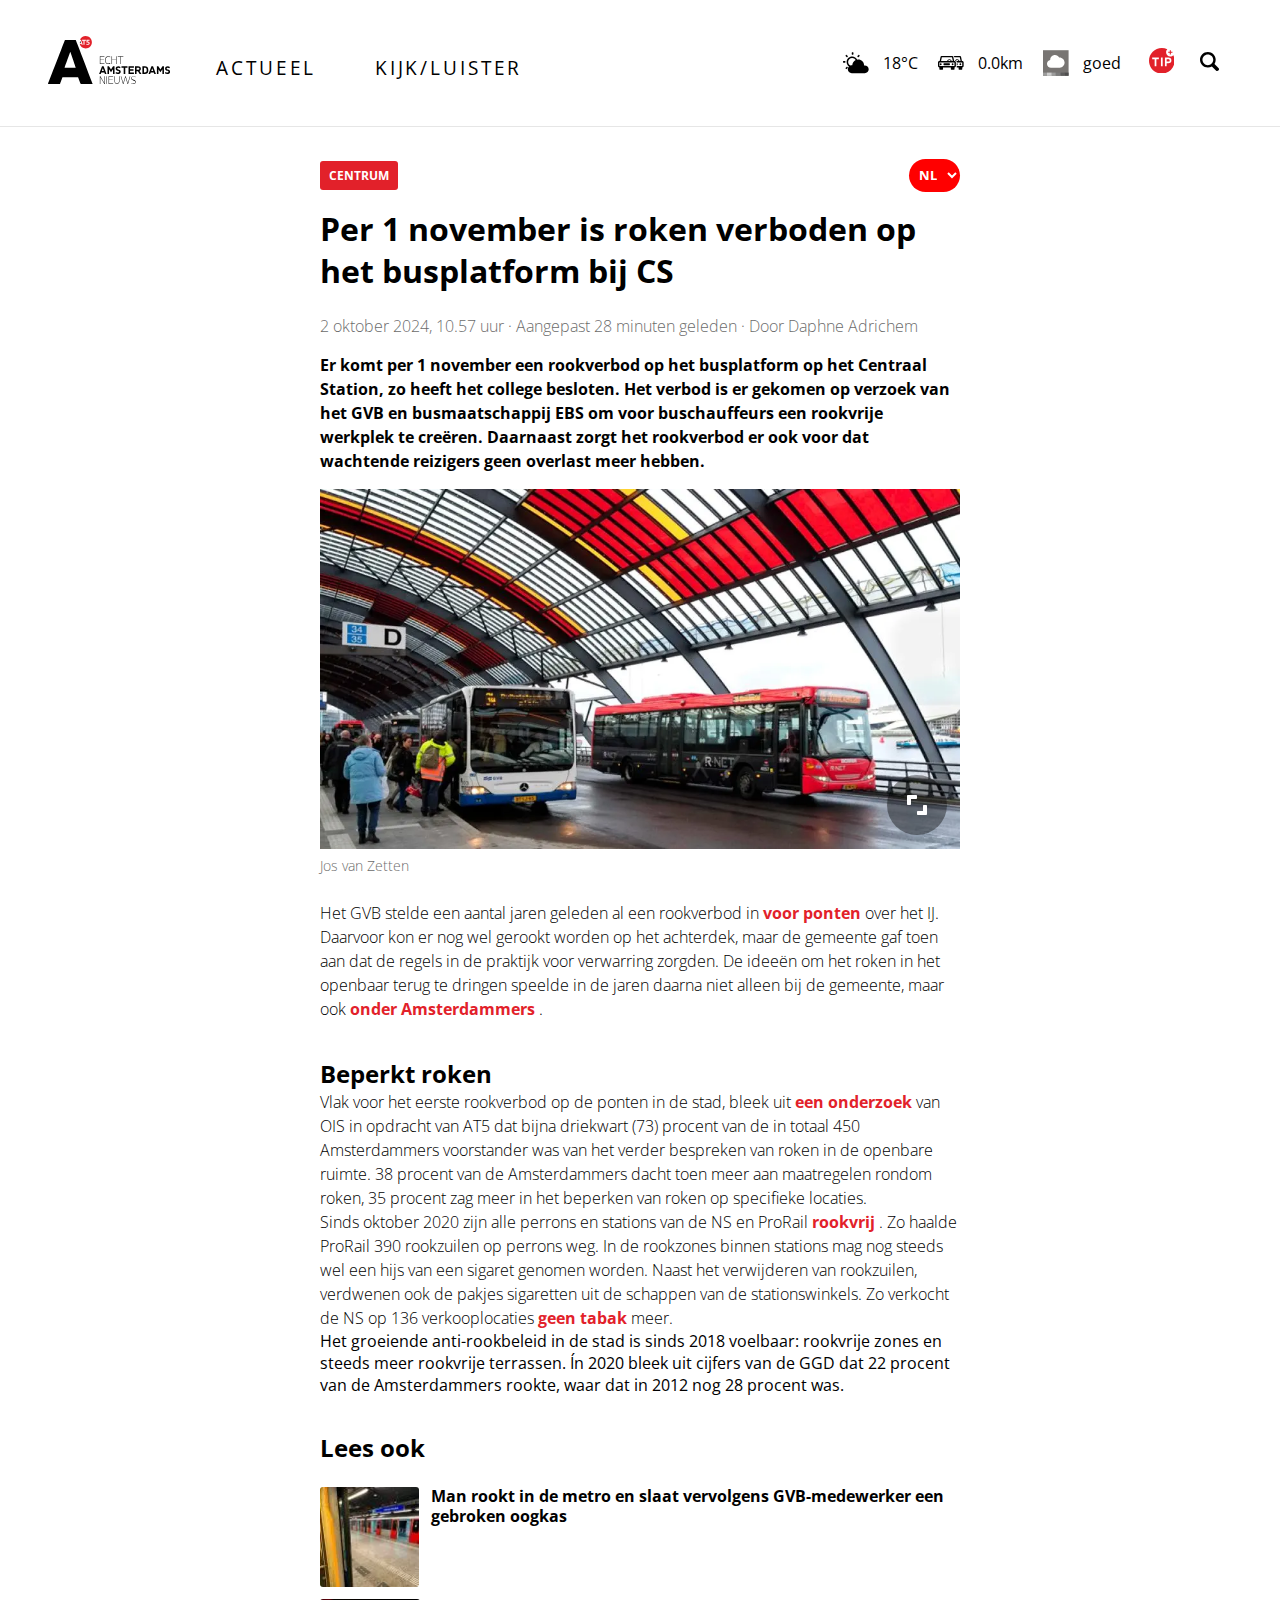
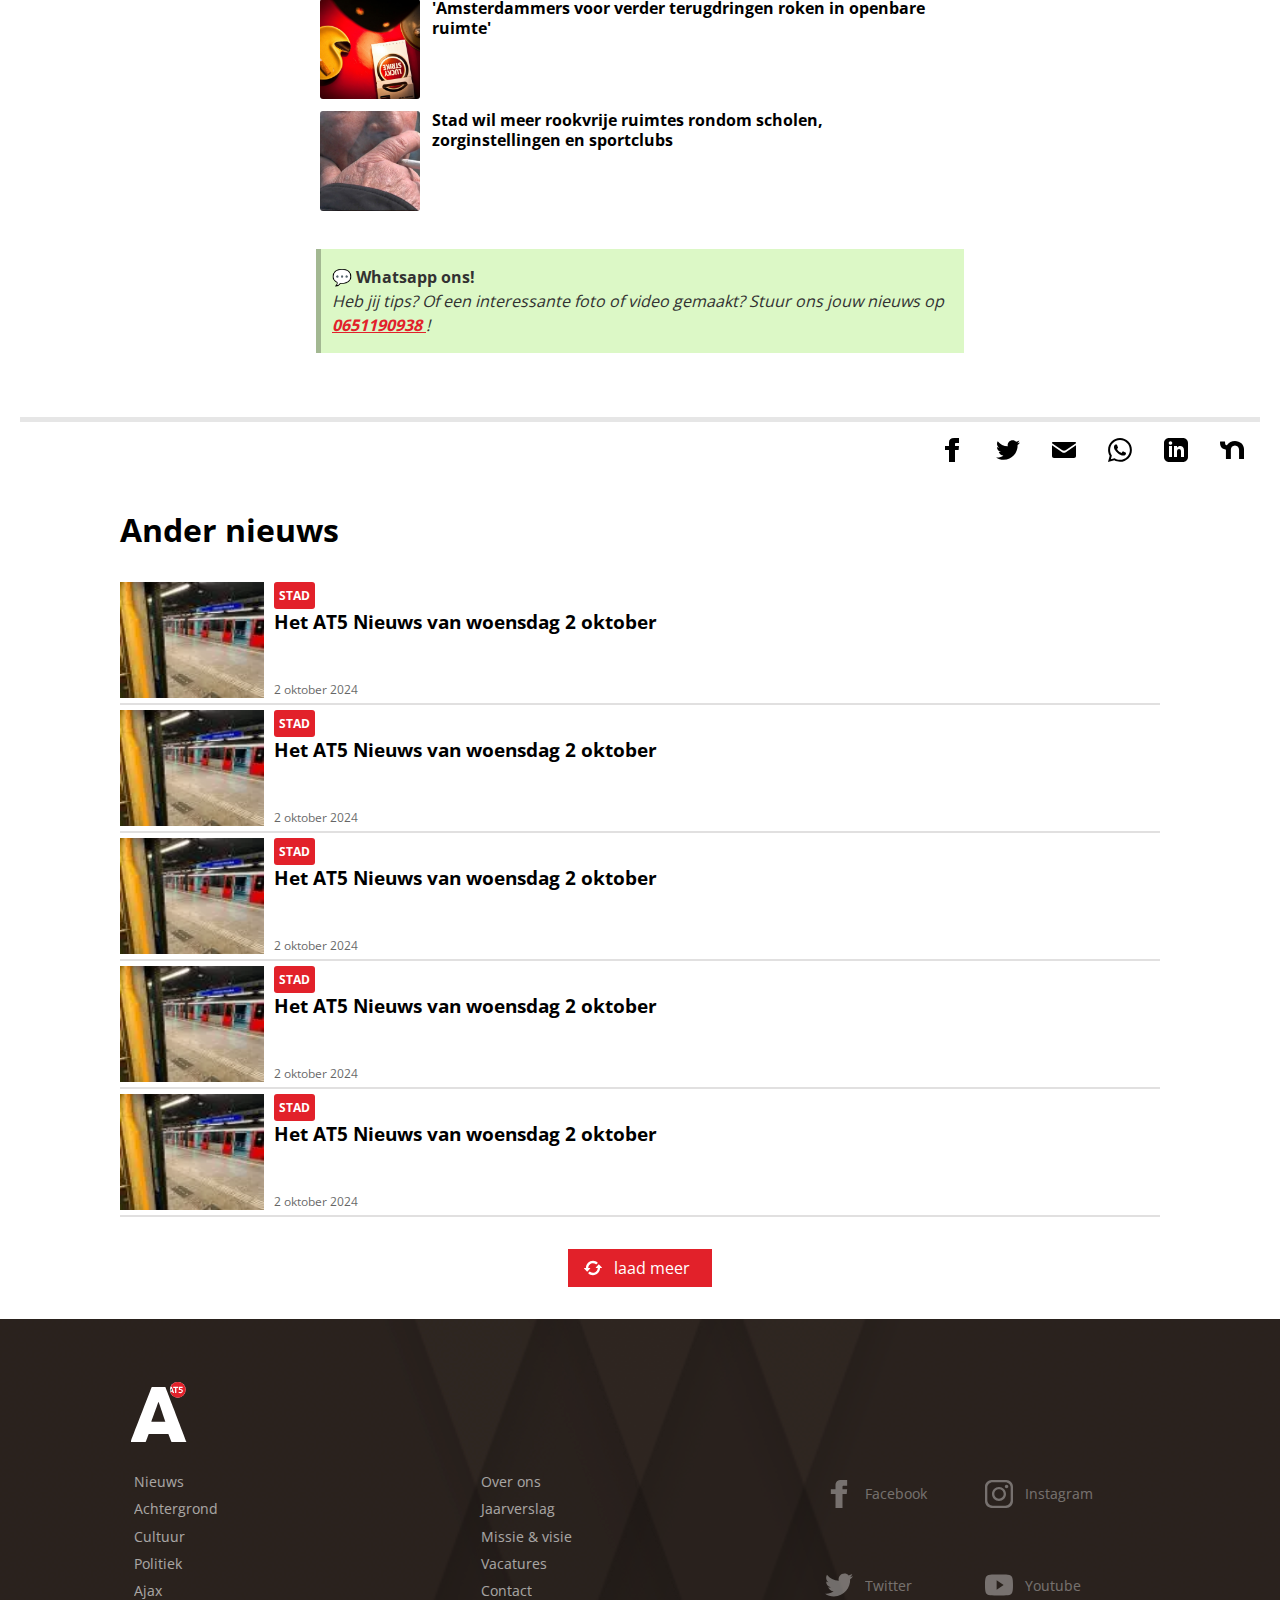
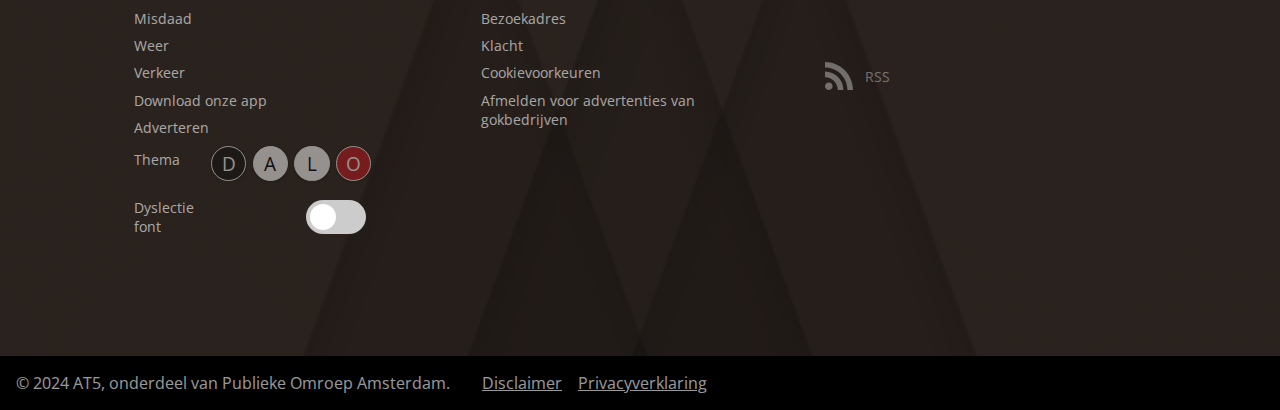
<file: artikel.html>
<!DOCTYPE html>
<html lang="nl">

<head>
	<meta charset="UTF-8">
	<meta name="author" content="Jean-Carlos De Leon Vitiello">
	<meta name="viewport" content="width=device-width, initial-scale=1">

	<title>AT5 | Per 1 november is roken verboden op het busplatform bij CS</title>

	<link href="styles/artikel.css" rel="stylesheet">
	<link href="styles/style.css" rel="stylesheet">
	<link rel="icon" type="image/svg+xml" href="images/favicon.svg">
</head>

<body>

	<header>
		<a href="#main" >Skip naar content</a>
		<nav>
			<a>
				<!-- https://www.at5.nl/ logo-->
				<svg class="logo " viewBox="0 0 214.9 84.4">
					<title>AT5 Logo</title>
					<g>
						<path class="black"
							d="M48.3,7h-18c0,0-0.5-0.1-0.7,0.4S0.3,83.2,0.1,83.7c-0.2,0.6,0.3,0.5,0.3,0.5h20.2 c0.7,0,0.8-0.6,0.8-0.6s3.8-10,3.9-10.5c0.2-0.5,0.7-0.4,0.7-0.4h26.4c0,0,0.5-0.1,0.8,0.5c0.2,0.6,3.8,10,4,10.5s0.8,0.5,0.8,0.5 h20c0,0,0.6,0,0.3-0.6C78.2,83,49.2,8,49,7.5C48.8,6.9,48.3,7,48.3,7 M39.5,28.4c1.4,3.8,9.1,26.4,9.2,26.9 c0.2,0.5-0.2,0.4-0.2,0.4h-19c0,0-0.3,0-0.2-0.3c0.1-0.4,8.2-23,9.6-26.9C39.2,28.1,39.4,28,39.5,28.4">
						</path>
					</g>
					<g>
						<ellipse class="white" cx="66.2" cy="11" rx="11" ry="10.9"></ellipse>
						<polygon class="red" points="55.8,12 58.1,12 57,9"></polygon>
						<path class="red"
							d="M66.3,0.1c-4.6,0-8.4,2.7-10.2,6.5h1.7l3.3,8.7h-1.8l-0.6-1.7h-3c1.2,4.8,5.5,8.3,10.6,8.3 c6,0,10.9-4.9,10.9-10.9S72.3,0.1,66.3,0.1z M66.7,8.4h-2.5v7h-1.8v-7h-2.6V6.8h6.9V8.4z M70,15.6c-1.2-0.1-1.9-0.2-2.9-0.7 l0.7-1.4c0.6,0.4,1.4,0.6,2.1,0.6c1.2,0,1.7-0.6,1.7-1.3c0-0.9-0.6-1.5-2.1-1.5c-0.7,0-1.8,0-1.8,0V6.7H73v1.7h-3.6v1.3h0.2 c1.5,0,2.4,0.4,3,1.1c0.4,0.5,0.7,1.1,0.7,1.9C73.3,14.5,71.6,15.6,70,15.6z">
						</path>
					</g>
					<g>
						<path class="black"
							d="M101.6,43.3c0,3.8,1.8,5.2,4.4,5.2c1.5,0,2.9-0.6,3.4-1l0.2,0.7c-0.8,0.5-1.9,1-3.7,1c-3,0-5.2-1.7-5.2-5.9 v-1.8c0-4.2,2.2-5.9,5.2-5.9c1.6,0,2.7,0.5,3.7,1l-0.2,0.7c-0.8-0.5-2.2-1-3.4-1c-2.6,0-4.4,1.4-4.4,5.2V43.3z">
						</path>
						<polygon class="black"
							points="92,48.4 99.2,48.4 99.2,49.1 91.2,49.1 91.2,35.8 99.2,35.8 99.2,36.5 92,36.5 92,41.7 98.4,41.7 98.4,42.4 92,42.4">
						</polygon>
						<polygon class="black"
							points="112.6,49.1 111.8,49.1 111.8,35.8 112.6,35.8 112.6,41.7 119.8,41.7 119.8,35.8 120.6,35.8 120.6,49.1 119.8,49.1 119.8,42.4 112.6,42.4">
						</polygon>
						<path class="black" d="M122.7,35.8h9.8v0.7H128v12.6h-0.8V36.5h-4.5V35.8z"></path>
						<path class="black"
							d="M97.8,53.4H95l-5.1,13.2h2.8l1-2.6h5.4l1,2.7h2.8L97.8,53.4z M94.7,61.5l1.7-4.7l1.8,4.7H94.7z">
						</path>
						<polygon class="black"
							points="104.5,53.4 107.1,53.4 110.8,59.1 114.4,53.4 117,53.4 117,66.7 114.3,66.7 114.3,58.3 110.8,63.8 107.3,58.3 107.3,66.7 104.6,66.7 104.6,53.4">
						</polygon>
						<path class="black"
							d="M119.6,63.2c2.1,1.6,5.6,1.5,5.6-0.3c0-2.4-6.2-0.9-6.2-5.8c0-4.3,5.7-4.9,8.5-2.8l-0.8,2.5c-2-1.6-5-1.4-5,0.2 c0,2.6,6.2,1.1,6.2,5.7c0,4.8-6.2,5.1-9.2,3L119.6,63.2z">
						</path>
						<polygon class="black"
							points="129.2,53.4 139.8,53.4 139.8,56 135.9,56 135.9,66.8 133.1,66.8 133.1,55.9 129.2,55.9 129.2,53.4 ">
						</polygon>
						<polygon class="black"
							points="144.3,64.1 151.1,64.1 151.1,66.7 141.6,66.7 141.6,53.4 151.1,53.4 151.1,56 144.3,56 144.3,58.5 150.3,58.5 150.3,61.1 144.3,61.1">
						</polygon>
						<path class="black"
							d="M160.9,61.4c1.6-0.6,2.4-2,2.4-3.7c0-2.6-1.4-4.3-5.1-4.3H153v13.3h2.7v-4.8h2.4l3.1,4.8h3.2L160.9,61.4z M158.3,59.3h-2.5v-3.4h2.5c1.8,0,2.4,0.6,2.4,1.7C160.7,58.6,160.1,59.3,158.3,59.3z">
						</path>
						<path class="black"
							d="M170.2,53.4H166v13.3h4.2c3.8,0,6.2-1.7,6.2-6.2v-0.9C176.4,55.2,174,53.4,170.2,53.4z M173.6,60.4 c0,2.8-1.1,3.7-3.4,3.7h-1.4v-8.2h1.4c2.2,0,3.4,0.9,3.4,3.7V60.4z">
						</path>
						<path class="black"
							d="M184.7,53.3h-2.8l-5.1,13.3h2.8l1-2.6h5.4l1,2.6h2.8L184.7,53.3z M181.6,61.5l1.7-4.7l1.8,4.7H181.6z">
						</path>
						<polygon class="black"
							points="191.4,53.4 194,53.4 197.7,59.1 201.3,53.4 203.9,53.4 203.9,66.7 201.2,66.7 201.2,58.3 197.7,63.8 194.2,58.3 194.2,66.7 191.5,66.7 191.5,53.4">
						</polygon>
						<path class="black"
							d="M206.5,63.2c2.1,1.6,5.6,1.5,5.6-0.3c0-2.4-6.2-0.9-6.2-5.8c0-4.3,5.7-4.9,8.5-2.8l-0.8,2.5 c-2-1.6-5-1.4-5,0.2c0,2.6,6.2,1.1,6.2,5.7c0,4.8-6.2,5.1-9.2,3L206.5,63.2z">
						</path>
						<polygon class="black"
							points="91.2,70.9 92.1,70.9 99.2,82.9 99.2,70.9 100,70.9 100,84.2 99.1,84.2 92,72.2 92,84.2 91.2,84.2 ">
						</polygon>
						<rect x="102.9" y="70.9" class="black" width="0.8" height="13.3"></rect>
						<polygon class="black"
							points="107.4,83.5 114.6,83.5 114.6,84.2 106.6,84.2 106.6,70.9 114.6,70.9 114.6,71.6 107.4,71.6 107.4,76.8 113.8,76.8 113.8,77.5 107.4,77.5">
						</polygon>
						<path class="black"
							d="M116.7,70.9h0.8v7.5c0,3.9,1.5,5.2,3.8,5.2s3.8-1.4,3.8-5.2v-7.5h0.8v7.5c0,4.3-1.9,5.9-4.6,5.9 s-4.6-1.7-4.6-5.9L116.7,70.9L116.7,70.9z">
						</path>
						<polygon class="black"
							points="140.3,82.9 143.9,70.9 144.7,70.9 140.7,84.2 139.9,84.2 136.3,72.2 132.7,84.2 131.9,84.2 127.9,70.9 128.7,70.9 132.3,82.9 135.9,70.9 136.7,70.9">
						</polygon>
						<path class="black"
							d="M146.3,82.7c2.3,1.6,7.3,1.4,7.3-1.8c0-3.7-7.3-2.1-7.3-6.8c0-4.1,5.5-3.9,7.7-2.4l-0.2,0.7 c-1.9-1.5-6.7-1.6-6.7,1.6c0,4,7.3,2.3,7.3,6.8c0,4-5.9,4.2-8.3,2.5L146.3,82.7z">
						</path>
					</g>
				</svg>
			</a>
			
			<!-- Burgermenu -->
			<ul>

				<li>
					<a href="#">actueel <svg viewBox="0 0 36 24" class="icon "><path class="path" d="M15.4,22.7L0.3,2.6c-0.5-0.7-0.4-1.7,0.3-2.3C0.9,0.1,1.3,0,1.6,0h32.7C35.3,0,36,0.7,36,1.6 c0,0.4-0.1,0.7-0.3,1L20.6,22.7c-1.1,1.4-3.1,1.7-4.6,0.7C15.8,23.2,15.6,22.9,15.4,22.7z"></path></svg></a>
				</li>

				<li>
					<a href="#">kijk/luister</a>
				</li>

			</ul>

			<section>



				<a href="#">
					<!-- https://www.at5.nl/  icon-->
					<svg viewBox="0 0 24 24" class="icon ">
						<title>Gedeeltelijk bewolkt</title>
						<path class="path"
							d="M2.4,5.1l0.5-0.5c0.1-0.1,0.4-0.1,0.5,0l1.1,1.1c0.1,0.1,0.1,0.4,0,0.5L4,6.7c-0.1,0.1-0.4,0.1-0.5,0L2.4,5.7 C2.2,5.5,2.2,5.3,2.4,5.1z M0,11.6v-0.8c0-0.2,0.2-0.4,0.4-0.4h1.5c0.2,0,0.4,0.2,0.4,0.4v0.8c0,0.2-0.2,0.4-0.4,0.4H0.4 C0.2,12,0,11.8,0,11.6z M2.9,17.9l-0.5-0.5c-0.1-0.1-0.1-0.4,0-0.5l1.1-1.1c0.1-0.1,0.4-0.1,0.5,0l0.5,0.5c0.1,0.1,0.1,0.4,0,0.5 l-1.1,1.1C3.3,18,3,18,2.9,17.9z M15.1,4.6l0.5,0.5c0.1,0.1,0.1,0.4,0,0.5l-1.1,1.1c-0.1,0.1-0.4,0.1-0.5,0l-0.5-0.5 c-0.1-0.1-0.1-0.4,0-0.5l1.1-1.1C14.7,4.5,15,4.5,15.1,4.6z M8.6,2.2h0.8c0.2,0,0.4,0.2,0.4,0.4v1.5c0,0.2-0.2,0.4-0.4,0.4H8.6 c-0.2,0-0.4-0.2-0.4-0.4V2.6C8.3,2.4,8.4,2.2,8.6,2.2z M7,14.6c0.4-0.1,0.7-0.2,1.1-0.2h0.6c0-2.2,1.3-4.1,3.2-5 c-0.6-1.2-1.9-2-3.3-2c-2.1,0-3.8,1.7-3.8,3.8C4.9,12.7,5.8,14,7,14.6z M5.6,15.5c-1.3-1-2.2-2.5-2.2-4.3C3.4,8.3,5.7,6,8.6,6 c2.1,0,3.9,1.3,4.8,3.1C13.7,9,14,9,14.3,9c3,0,5.5,2.4,5.5,5.5h0.6c2,0,3.7,1.6,3.7,3.6s-1.6,3.6-3.7,3.6H8.2c-2,0-3.7-1.6-3.7-3.6 C4.5,17.1,4.9,16.2,5.6,15.5z">
						</path>
					</svg>
					<p>18°C</p>
				</a>


				<a href="#">
					<!-- https://www.at5.nl/ icon-->
					<svg viewBox="0 0 44.8 24">
						<title>Verkeer</title>
						<path
							d="M39.2,16c-0.9,0-1.6-0.7-1.6-1.6c0-0.9,0.7-1.6,1.6-1.6s1.6,0.7,1.6,1.6C40.8,15.3,40.1,16,39.2,16z M32.8,12.8h0.8 c0.4,0,0.8,0.4,0.8,0.8v1.6c0,0.4-0.4,0.8-0.8,0.8h-0.8V12.8z M32.8,20v-2.4h9.6v-6.4h-9.6v-0.8c0-0.8-0.6-1.4-1.3-1.6 c0.8,0,4,0,4.4,0c-0.3-0.9-1.2-1.6-2.3-1.6c-1,0-1.9,0.7-2.3,1.6c0,0,0,0,0,0c0,0-0.1,0-0.1,0h-0.8l-0.3-1.1c0.7-1.2,2-2.1,3.5-2.1 c1.9,0,3.5,1.4,3.9,3.2h2c-0.3-1.5-0.8-3.7-1.4-6.4h-9.4l-0.3-1.2C28.1,0.5,27.5,0,26.8,0h11.9c0.8,0,1.4,0.5,1.6,1.3 c0.8,3.4,1.3,5.9,1.7,7.5h0.5c1.3,0,2.4,1.1,2.4,2.4v6.4c0,1.3-1.1,2.4-2.4,2.4v3.2c0,0.4-0.4,0.8-0.8,0.8h-4.8 c-0.4,0-0.8-0.4-0.8-0.8V20H32.8z M22.3,8.8C21.9,7.9,21,7.2,20,7.2c-1,0-1.9,0.7-2.3,1.6c0,0,0,0,0,0C18.1,8.8,21.8,8.8,22.3,8.8z M23.9,8.8h2c-0.3-1.5-0.8-3.7-1.4-6.4H6.7L5.4,8.8h10.7c0.4-1.8,2-3.2,3.9-3.2S23.5,7,23.9,8.8z M10.4,12.8H20 c0.4,0,0.8,0.4,0.8,0.8v1.6c0,0.4-0.4,0.8-0.8,0.8h-9.6c-0.4,0-0.8-0.4-0.8-0.8v-1.6C9.6,13.2,10,12.8,10.4,12.8z M25.6,16 c-0.9,0-1.6-0.7-1.6-1.6c0-0.9,0.7-1.6,1.6-1.6c0.9,0,1.6,0.7,1.6,1.6C27.2,15.3,26.5,16,25.6,16z M4.8,16c-0.9,0-1.6-0.7-1.6-1.6 c0-0.9,0.7-1.6,1.6-1.6s1.6,0.7,1.6,1.6C6.4,15.3,5.7,16,4.8,16z M2.4,11.2v6.4h0.8H8h15.2H28h0.8v-6.4H2.4z M2.9,8.8l1.6-7.5 C4.7,0.5,5.3,0,6.1,0h19c0.8,0,1.4,0.5,1.6,1.3c0.8,3.4,1.3,5.9,1.7,7.5h0.5c1.3,0,2.4,1.1,2.4,2.4v6.4c0,1.3-1.1,2.4-2.4,2.4v3.2 c0,0.4-0.4,0.8-0.8,0.8h-4.8c-0.4,0-0.8-0.4-0.8-0.8V20H8.8v3.2C8.8,23.6,8.4,24,8,24H3.2c-0.4,0-0.8-0.4-0.8-0.8V20 C1.1,20,0,18.9,0,17.6v-6.4c0-1.3,1.1-2.4,2.4-2.4H2.9z">
						</path>
					</svg>
					<p>0.0km</p>
				</a>


				<a href="#">
					<!-- https://www.at5.nl/ icon-->
					<svg height="32" viewBox="0 0 32 32" width="32" xmlns="http://www.w3.org/2000/svg"
						class="icon-quality">
						<title>Luchtkwaliteit</title>
						<g fill="none" fill-rule="evenodd">
							<path d="m0 0h32v32h-32z" fill="#787573"></path>
							<path d="m0 28h5v4h-5z" fill="#9c9c9c"></path>
							<path d="m5 28h6v4h-6z" fill="#cdcdcd"></path>
							<path d="m11 28h5v4h-5z" fill="#9c9c9c"></path>
							<path d="m16 28h6v4h-6z" fill="#7c7c7c"></path>
							<path d="m22 28h5v4h-5z" fill="#5d5d5d"></path>
							<path d="m27 28h5v4h-5z" fill="#4e4e4e"></path>
							<path
								d="m15 6c2.2237599 0 4.1649645 1.2097631 5.2013842 3.0070597l.0654817-.00295669.2331341-.00410301c3.5898509 0 6.5 2.9101491 6.5 6.5 0 3.4215021-2.6436018 6.2255578-5.999668 6.4810299l-.000332.0189701-.453-.001-.047.001c-.0156747 0-.0313365-.0000555-.0469852-.0001663l-10.4100148-.0008337-.043.001c-2.6887547 0-4.88181811-2.1223067-4.99538049-4.7831104l-.00461951-.2168896c0-2.419597 1.7186675-4.4377777 4.00180909-4.9003488l-.00180909-.0996512c0-3.3137085 2.6862915-6 6-6z"
								fill="#fff"></path>
						</g>
					</svg>
					<p>goed</p>
				</a>

			</section>

			<a href="#" class="tipicon">
				<!-- https://www.at5.nl/ tip logo-->
				<svg viewBox="0 0 24 24" class="icon-tip" fill="currentColor">
					<title>Tip</title>
					<path fill="currentColor"
						d="M17.1736628,1.16948444 C16.4485771,1.89350646 16,2.89436783 16,4 C16,6.209139 17.790861,8 20,8 C21.1056322,8 22.1064935,7.55142287 22.8305156,6.82633716 C23.5801912,8.39287851 24,10.1474135 24,12 C24,18.627417 18.627417,24 12,24 C5.372583,24 0,18.627417 0,12 C0,5.372583 5.372583,0 12,0 C13.8525865,0 15.6071215,0.419808812 17.1736628,1.16948444 Z M20.5,3.5 L22,3.5 L22,4.5 L20.5,4.5 L20.5,6 L19.5,6 L19.5,4.5 L18,4.5 L18,3.5 L19.5,3.5 L19.5,2 L20.5,2 L20.5,3.5 Z M3,10.5 L5.304,10.5 L5.304,17 L6.924,17 L6.924,10.5 L9.228,10.5 L9.228,9 L3,9 L3,10.5 Z M11.2,17 L12.808,17 L12.808,9 L11.2,9 L11.2,17 Z M14.94,9 L14.94,17 L16.548,17 L16.548,14.22 L17.988,14.22 C20.148,14.22 21,13.176 21,11.616 C21,10.056 20.148,9 17.988,9 L14.94,9 Z M17.98,10.5 C19.036,10.5 19.384,10.884 19.384,11.616 C19.384,12.348 19.036,12.72 17.98,12.72 L16.54,12.72 L16.54,10.5 L17.98,10.5 Z"
						></path>
				</svg>
			</a>

			<button>
				<!-- https://www.at5.nl/  logo-->
				<svg viewBox="0 0 24 24" class="icon ">
					<title>Zoek</title>
					<path class="path"
						d="M3.1,9.8C3.1,6.1,6.1,3,9.9,3s6.8,3,6.8,6.8c0,3.7-3.1,6.8-6.8,6.8S3.1,13.6,3.1,9.8z M23.3,20.1l-5-5 c1-1.5,1.5-3.3,1.5-5.3c0-5.4-4.4-9.8-9.9-9.8S0,4.4,0,9.8c0,5.4,4.4,9.8,9.9,9.8c1.8,0,3.6-0.5,5.1-1.4l5.1,5 C22.2,25.4,25.5,22.2,23.3,20.1z">
					</path>
				</svg>
				<span>zoek</span>
			</button>

			<button>
				<!-- https://www.at5.nl/  logo-->
				<svg viewBox="0 0 28.8 24" class="icon ">
					<title>Menu</title>
					<path class="path"
						d="M1.2,19.2h26.4c0.7,0,1.2,0.5,1.2,1.2v2.4c0,0.7-0.5,1.2-1.2,1.2H1.2C0.5,24,0,23.5,0,22.8v-2.4 C0,19.7,0.5,19.2,1.2,19.2z M1.2,9.6h26.4c0.7,0,1.2,0.5,1.2,1.2v2.4c0,0.7-0.5,1.2-1.2,1.2H1.2c-0.7,0-1.2-0.5-1.2-1.2v-2.4 C0,10.1,0.5,9.6,1.2,9.6z M1.2,0h26.4c0.7,0,1.2,0.5,1.2,1.2v2.4c0,0.7-0.5,1.2-1.2,1.2H1.2C0.5,4.8,0,4.3,0,3.6V1.2 C0,0.5,0.5,0,1.2,0z">
					</path>
				</svg>
				menu
			</button>
		</nav>
	</header>



    <main>
       <header>
				<p>Centrum</p>

			<select>
				<option value="">NL</option>
				<option value="">EN</option>
				<option value="">DE</option>
				<option value="">ES</option>
			</select>

	   </header> 
		
	   	<article>
	   		<h2>Per 1 november is roken verboden op het busplatform bij CS</h2>
	   		<p>
				<time datetime="2024-10-02T10:57">2 oktober 2024, 10.57 uur</time> 
				· Aangepast <time datetime="PT28M">28 minuten geleden</time> 
				· Door Daphne Adrichem
			</p>
		  

	   
			<p>
				Er komt per 1 november een rookverbod op het busplatform op het Centraal Station, zo heeft het college besloten. Het verbod is er gekomen op verzoek van het GVB en busmaatschappij EBS om voor buschauffeurs een rookvrije werkplek te creëren. Daarnaast zorgt het rookverbod er ook voor dat wachtende reizigers geen overlast meer hebben. 
			</p>

		<figure>
			<img src="images/cs-bus.webp" alt="bus peron amsterdam centraal">

			<button>
				<svg viewBox="0 0 24 24" class="icon "><path class="path" d="M22.8,24h-9.6c-0.7,0-1.2-0.5-1.2-1.2v-2.4c0-0.7,0.5-1.2,1.2-1.2h6v-6c0-0.7,0.5-1.2,1.2-1.2h2.4 c0.7,0,1.2,0.5,1.2,1.2v9.6C24,23.5,23.5,24,22.8,24z M1.2,0h9.6C11.5,0,12,0.5,12,1.2v2.4c0,0.7-0.5,1.2-1.2,1.2h-6v6 c0,0.7-0.5,1.2-1.2,1.2H1.2C0.5,12,0,11.5,0,10.8V1.2C0,0.5,0.5,0,1.2,0z"></path></svg>
			</button>
			
			<figcaption>Jos van Zetten</figcaption>
		</figure>	

			<p>Het GVB stelde een aantal jaren geleden al een rookverbod in
				<a href="#" target="_blank" rel="noopener">voor ponten</a>
				over het IJ. Daarvoor kon er nog wel gerookt worden op het achterdek, maar de gemeente gaf toen aan dat de regels in de praktijk voor verwarring zorgden. De ideeën om het roken in het openbaar terug te dringen speelde in de jaren daarna niet alleen bij de gemeente, maar ook 
				<a href="#" target="_blank" rel="noopener">onder Amsterdammers
				</a>
				.
			</p>

			<h3>Beperkt roken</h3>
			<p>Vlak voor het eerste rookverbod op de ponten in de stad, bleek uit 
				<a href="#" target="_blank" rel="noopener">een onderzoek
				</a> van OIS in opdracht van AT5 dat bijna driekwart (73) procent van de in totaal 450 Amsterdammers voorstander was van het verder bespreken van roken in de openbare ruimte. 38 procent van de Amsterdammers dacht toen meer aan maatregelen rondom roken, 35 procent zag meer in het beperken van roken op specifieke locaties.
			</p>
			<p>Sinds oktober 2020 zijn alle perrons en stations van de NS en ProRail
				<a href="#" target="_blank" rel="noopener"> rookvrij
				</a>. Zo haalde ProRail 390 rookzuilen op perrons weg. In de rookzones binnen stations mag nog steeds wel een hijs van een sigaret genomen worden. Naast het verwijderen van rookzuilen, verdwenen ook de pakjes sigaretten uit de schappen van de stationswinkels. Zo verkocht de NS op 136 verkooplocaties 
				<a href="#" target="_blank" rel="noopener">geen tabak
				</a> meer.
			</p>
			<p>Het groeiende anti-rookbeleid in de stad is sinds 2018 voelbaar: rookvrije zones en steeds meer rookvrije terrassen. Ín 2020 bleek uit cijfers van de GGD dat 22 procent van de Amsterdammers rookte, waar dat in 2012 nog 28 procent was. </p>
	   </article>

	   <!-- lees ook section -->
	   <section>
			<h2>Lees ook</h2>
			<ul>
				<li>
					<a href="">					
						<img src="images/man-rookt-metro.webp" alt="het peron van een metro station met een stil staande metro">			
						<h3>Man rookt in de metro en slaat vervolgens GVB-medewerker een gebroken oogkas</h3>
					</a>	
				</li>

				<li>
					<a href="#">
						<img src="images/terugdringenroken.jpg" alt="reclame van het sigarette merk luckystrike">
						<h3>'Amsterdammers voor verder terugdringen roken in openbare ruimte'</h3>
					</a>	
				</li>

				<li>
					<a href="">
						<img src="images/rookvrijezone.jpg" alt="man die een sigaret aan het roken is">
						<h3>Stad wil meer rookvrije ruimtes rondom scholen, zorginstellingen en sportclubs</h3>
					</a>	
				</li>
			</ul>

	   </section>

	   <!-- whats app ons -->
	   <section>
			<h2 class="visually-hidden">whatsapp ons</h2>
			<div>
				<p>
					<strong>💬 Whatsapp ons!</strong>
					<em>Heb jij tips? Of een interessante foto of video gemaakt? Stuur ons jouw nieuws op
						<a href="#">
							<strong>0651190938</strong>
						</a>
						!
					</em>
				</p>
			</div>
	   </section>


	   <!-- media links -->
	   <section>
			<h2 class="visually-hidden">media links</h2>
			<ul>

				<li>
					<a href="#">
						<!-- https://www.at5.nl/ -->
						<svg viewBox="0 0 14 24" class="icon socials__icon"><title>Facebook</title><path class="path" d="M4,8H0v4h4v12h6V12h3.6L14,8h-4V6.3c0-1,0.2-1.3,1.1-1.3H14V0H9.2C5.6,0,4,1.6,4,4.6V8z"></path></svg>
					</a>
				</li>

				<li>
					<a href="#">
						<!-- https://www.at5.nl/ -->
						<svg viewBox="0 0 29.5 24" class="icon socials__icon"><title>Twitter</title><path class="path" d="M29.5,2.8c-1.1,0.5-2.3,0.8-3.5,1c1.3-0.7,2.2-1.9,2.7-3.4c-1.2,0.7-2.5,1.2-3.8,1.5C23.8,0.7,22.2,0,20.4,0 c-3.9,0-6.8,3.6-5.9,7.4C9.5,7.2,5,4.8,2.1,1.1C0.5,3.8,1.2,7.4,3.9,9.2c-1,0-1.9-0.3-2.7-0.8c-0.1,2.8,1.9,5.4,4.9,6 c-0.9,0.2-1.8,0.3-2.7,0.1c0.8,2.4,3,4.2,5.7,4.2c-2.5,2-5.8,2.9-9,2.5C2.7,23,5.9,24,9.3,24c11.2,0,17.6-9.5,17.2-18 C27.7,5.1,28.7,4.1,29.5,2.8z"></path></svg>
					</a>
				</li>

				<li>
					<a href="#">
						<!-- https://www.at5.nl/ -->
						<svg viewBox="0 0 36 24" class="icon socials__icon"><title>Mail</title><path class="path" d="M15.5,12.5L0,1.7V1.5C0,0.7,0.7,0,1.5,0h33C35.3,0,36,0.7,36,1.5v0.2L20.5,12.5C19.1,13.5,16.9,13.5,15.5,12.5z M36,21c0,1.7-1.3,3-3,3H3c-1.7,0-3-1.4-3-3V4.7l15.2,10.6c1.5,1.1,4,1.1,5.5,0L36,4.7V21z"></path></svg>
					</a>
				</li>

				<li>
					<a href="#">
						<!-- https://www.at5.nl/ -->
						<svg viewBox="0 0 24 24" class="icon socials__icon"><title>Whatsapp</title><path class="path" d="M0,24 L1.687,17.837 C0.646,16.033 0.099,13.988 0.1,11.891 C0.103,5.335 5.438,0 11.993,0 C15.174,0.001 18.16,1.24 20.406,3.488 C22.651,5.736 23.887,8.724 23.886,11.902 C23.883,18.459 18.548,23.794 11.993,23.794 C10.003,23.793 8.042,23.294 6.305,22.346 L0,24 Z M6.597,20.193 C8.273,21.188 9.873,21.784 11.989,21.785 C17.437,21.785 21.875,17.351 21.878,11.9 C21.88,6.438 17.463,2.01 11.997,2.008 C6.545,2.008 2.11,6.442 2.108,11.892 C2.107,14.117 2.759,15.783 3.854,17.526 L2.855,21.174 L6.597,20.193 Z M17.984,14.729 C17.91,14.605 17.712,14.531 17.414,14.382 C17.117,14.233 15.656,13.514 15.383,13.415 C15.111,13.316 14.913,13.266 14.714,13.564 C14.516,13.861 13.946,14.531 13.773,14.729 C13.6,14.927 13.426,14.952 13.129,14.803 C12.832,14.654 11.874,14.341 10.739,13.328 C9.856,12.54 9.259,11.567 9.086,11.269 C8.913,10.972 9.068,10.811 9.216,10.663 C9.35,10.53 9.513,10.316 9.662,10.142 C9.813,9.97 9.862,9.846 9.962,9.647 C10.061,9.449 10.012,9.275 9.937,9.126 C9.862,8.978 9.268,7.515 9.021,6.92 C8.779,6.341 8.534,6.419 8.352,6.41 L7.782,6.4 C7.584,6.4 7.262,6.474 6.99,6.772 C6.718,7.07 5.95,7.788 5.95,9.251 C5.95,10.714 7.015,12.127 7.163,12.325 C7.312,12.523 9.258,15.525 12.239,16.812 C12.948,17.118 13.502,17.301 13.933,17.438 C14.645,17.664 15.293,17.632 15.805,17.556 C16.376,17.471 17.563,16.837 17.811,16.143 C18.059,15.448 18.059,14.853 17.984,14.729 Z" id="path-1-3"></path></svg>
					</a>
				</li>

				<li>
					<a href="#">
						<!-- https://www.at5.nl/ -->
						<svg viewBox="0 0 24 24" class="icon socials__icon"><title>Linkedin</title><path class="path" d="M19 0h-14c-2.761 0-5 2.239-5 5v14c0 2.761 2.239 5 5 5h14c2.762 0 5-2.239 5-5v-14c0-2.761-2.238-5-5-5zm-11 19h-3v-11h3v11zm-1.5-12.268c-.966 0-1.75-.79-1.75-1.764s.784-1.764 1.75-1.764 1.75.79 1.75 1.764-.783 1.764-1.75 1.764zm13.5 12.268h-3v-5.604c0-3.368-4-3.113-4 0v5.604h-3v-11h3v1.765c1.396-2.586 7-2.777 7 2.476v6.759z"></path></svg>
					</a>
				</li>

				<li>
					<a href="#">
						<!-- https://www.at5.nl/ -->
						<svg width="200" height="200" viewBox="0 0 200 200" xmlns="http://www.w3.org/2000/svg" class="icon "><path d="M124.704 24C97.242 24 73.8487 36.5288 60.7188 55.7049C59.6247 57.2366 57.76 60.7134 55.2635 60.7287C43.2586 60.8206 42.5189 46.1015 42.1336 32.9754C42.0436 31.0231 40.4322 29.4822 38.4659 29.4679L3.69955 29.2382C2.70786 29.2381 1.75765 29.6338 1.06224 30.3364C0.366828 31.0391 -0.0155303 31.9899 0.000483486 32.9754C0.771529 65.0326 6.70462 86.8125 45.8014 95.4816C47.9473 95.9768 49.4592 97.887 49.4383 100.076V172.064C49.4382 173.032 49.8273 173.96 50.5189 174.641C51.2105 175.323 52.1474 175.702 53.1214 175.693H86.9169C88.951 175.693 90.6 174.055 90.6 172.033V97.7025C90.6 81.1761 102.389 62.4748 124.75 62.4748C146.032 62.4748 158.884 81.222 158.884 97.7025V172.064C158.884 174.085 160.533 175.724 162.568 175.724H196.332C198.36 175.716 200 174.079 200 172.064V92.1886C199.985 53.9895 167.191 24 124.704 24Z" fill="currentcolor"></path></svg>		
					</a>
				</li>

			</ul>
	   </section>
	   
	<!-- andere nieuws -->
	   <section>
			
				<h2>Ander nieuws</h2>

				<ul>
					<li>
						<a href="#">
							<img src="images/man-rookt-metro.webp" alt="stil staande metro">
							<ul>
								<li>
									<p>stad</p>
								</li>

								<li>
									<h3>Het AT5 Nieuws van woensdag 2 oktober</h3>
								</li>

								<li>
									<p> <time datetime="2024-10-02">2 oktober 2024</time> </p>
								</li>
							</ul>	
						</a>	
					</li>

					<li>
						<a href="#">
							<img src="images/man-rookt-metro.webp" alt="stil staande metro">
							<ul>
								<li>
									<p>stad</p>
								</li>

								<li>
									<h3>Het AT5 Nieuws van woensdag 2 oktober</h3>
								</li>

								<li>
									<p> <time datetime="2024-10-02">2 oktober 2024</time> </p>
								</li>
							</ul>	
						</a>	
					</li>

					<li>
						<a href="#">
							<img src="images/man-rookt-metro.webp" alt="stil staande metro">
							<ul>
								<li>
									<p>stad</p>
								</li>

								<li>
									<h3>Het AT5 Nieuws van woensdag 2 oktober</h3>
								</li>

								<li>
									<p> <time datetime="2024-10-02">2 oktober 2024</time> </p>
								</li>
							</ul>	
						</a>	
					</li>

					<li>
						<a href="#">
							<img src="images/man-rookt-metro.webp" alt="stil staande metro">
							<ul>
								<li>
									<p>stad</p>
								</li>

								<li>
									<h3>Het AT5 Nieuws van woensdag 2 oktober</h3>
								</li>

								<li>
									<p> <time datetime="2024-10-02">2 oktober 2024</time> </p>
								</li>
							</ul>	
						</a>	
					</li>

					<li>
						<a href="#">
							<img src="images/man-rookt-metro.webp" alt="stil staande metro">
							<ul>
								<li>
									<p>stad</p>
								</li>

								<li>
									<h3>Het AT5 Nieuws van woensdag 2 oktober</h3>
								</li>

								<li>
									<p> <time datetime="2024-10-02">2 oktober 2024</time> </p>
								</li>
							</ul>	
						</a>
					</li>
				</ul>

	   </section>

	<div>  
		<button>
			<svg viewBox="0 0 30.3 24" class="icon icon ">
				<title>Verversen</title>
				<path class="path"
					d="M10,12c0.1,0,0.3,0,0.4,0.1c0.2,0.2,0.2,0.5,0,0.8l-4.6,5.2c0,0,0,0,0,0c-0.3,0.2-0.7,0.2-0.9,0l-4.7-5.2 C0,12.8,0,12.7,0,12.5C0,12.2,0.2,12,0.5,12h2.8c0-6.6,5.3-12,11.9-12c3.2,0,5.7,1.2,7.7,2.9c0.2,0.3,0.2,0.6,0,0.9 c-0.1,0.1-0.7,0.7-1.8,2c-0.4,0.4-0.8,0.3-1,0c-1.8-1.2-3.2-1.8-5-1.8c-4.4,0-7.9,3.6-7.9,8H10z M20.3,12c-0.1,0-0.3,0-0.4-0.1 c-0.2-0.2-0.2-0.5,0-0.8l4.6-5.2c0,0,0,0,0,0c0.3-0.2,0.7-0.2,0.9,0l4.7,5.2c0.1,0.1,0.1,0.2,0.1,0.4c0,0.3-0.2,0.5-0.5,0.5H27 c0,6.6-5.3,12-11.9,12c-3.2,0-5.7-1.2-7.7-2.9c-0.2-0.3-0.2-0.6,0-0.9c0.1-0.1,0.7-0.7,1.8-2c0.4-0.4,0.8-0.3,1,0 c1.8,1.2,3.2,1.8,5,1.8c4.4,0,7.9-3.6,7.9-8H20.3z">
				</path>
			</svg>
			laad meer
		</button>
	</div> 	
    </main>








	

	








	<footer>

	<section>
		<svg class="logo " viewBox="0 0 78.4 84.4">
			<title>AT5 Logo</title>
			<!-- https://www.at5.nl/ -->
			<g>
				<path class="black"
					d="M48.3,7h-18c0,0-0.5-0.1-0.7,0.4S0.3,83.2,0.1,83.7c-0.2,0.6,0.3,0.5,0.3,0.5h20.2 c0.7,0,0.8-0.6,0.8-0.6s3.8-10,3.9-10.5c0.2-0.5,0.7-0.4,0.7-0.4h26.4c0,0,0.5-0.1,0.8,0.5c0.2,0.6,3.8,10,4,10.5s0.8,0.5,0.8,0.5 h20c0,0,0.6,0,0.3-0.6C78.2,83,49.2,8,49,7.5C48.8,6.9,48.3,7,48.3,7 M39.5,28.4c1.4,3.8,9.1,26.4,9.2,26.9 c0.2,0.5-0.2,0.4-0.2,0.4h-19c0,0-0.3,0-0.2-0.3c0.1-0.4,8.2-23,9.6-26.9C39.2,28.1,39.4,28,39.5,28.4">
				</path>
			</g>
			<g>
				<ellipse class="white" cx="66.2" cy="11" rx="11" ry="10.9"></ellipse>
				<polygon class="red" points="55.8,12 58.1,12 57,9"></polygon>
				<path class="red"
					d="M66.3,0.1c-4.6,0-8.4,2.7-10.2,6.5h1.7l3.3,8.7h-1.8l-0.6-1.7h-3c1.2,4.8,5.5,8.3,10.6,8.3 c6,0,10.9-4.9,10.9-10.9S72.3,0.1,66.3,0.1z M66.7,8.4h-2.5v7h-1.8v-7h-2.6V6.8h6.9V8.4z M70,15.6c-1.2-0.1-1.9-0.2-2.9-0.7 l0.7-1.4c0.6,0.4,1.4,0.6,2.1,0.6c1.2,0,1.7-0.6,1.7-1.3c0-0.9-0.6-1.5-2.1-1.5c-0.7,0-1.8,0-1.8,0V6.7H73v1.7h-3.6v1.3h0.2 c1.5,0,2.4,0.4,3,1.1c0.4,0.5,0.7,1.1,0.7,1.9C73.3,14.5,71.6,15.6,70,15.6z">
				</path>
			</g>
		</svg>

		<ul>
			<li><a href="#">Nieuws</a></li>
			<li><a href="#">Achtergrond</a></li>
			<li><a href="#">Cultuur</a></li>
			<li><a href="#">Politiek</a></li>
			<li><a href="#">Ajax</a></li>
			<li><a href="#">Misdaad</a></li>
			<li><a href="#">Weer</a></li>
			<li><a href="#">Verkeer</a></li>
			<li><a href="#">Download onze app</a></li>
			<li><a href="#">Adverteren</a></li>
		</ul>

		<section>
			<!-- dit had een formulier moeten zijn -->
			<p>Thema</p>
			<ul>

				<li>
					<button aria-label="donker">D</button>
				</li>

				<li>
					<button aria-label="automatisch">A</button>
				</li>

				<li>
					<button aria-label="licht">L</button>
				</li>

				<li>
					<button aria-label="oled">O</button>
				</li>

			</ul>
		</section>

		<ul>
			<!-- https://www.at5.nl/ -->
			<li>
				<p>Dyslectie font</p>
				<label class="switch">
					<input type="checkbox">
					<span class="slider round"></span>
				</label>
			</li>	
		</ul>

		<ul>
			<li><a href="#">Over ons</a></li>
			<li><a href="#">Jaarverslag</a></li>
			<li><a href="#">Missie & visie</a></li>
			<li><a href="#">Vacatures</a></li>
			<li><a href="#">Contact</a></li>
			<li><a href="#">Bezoekadres</a></li>
			<li><a href="#">Klacht</a></li>
			<li><a href="#">Cookievoorkeuren</a></li>
			<li><a href="#">Afmelden voor advertenties van gokbedrijven</a></li>
		</ul>

		<ul>

			<li>
				<a href="#">
					<!-- https://www.at5.nl/ -->
					<svg viewBox="0 0 14 24" class="icon footer__icon">
						<title>Facebook</title>
						<path class="path"
							d="M4,8H0v4h4v12h6V12h3.6L14,8h-4V6.3c0-1,0.2-1.3,1.1-1.3H14V0H9.2C5.6,0,4,1.6,4,4.6V8z">
						</path>
					</svg>
					<p>Facebook</p>
				</a>
			</li>

			<li>
				<a href="#">
					<!-- https://www.at5.nl/ -->
					<svg viewBox="0 0 24 24" class="icon footer__icon">
						<title>Instagram</title>
						<path class="path"
							d="M18.5,7C17.7,7,17,6.3,17,5.5S17.7,4,18.5,4S20,4.7,20,5.5S19.3,7,18.5,7z M12,16c2.2,0,4-1.8,4-4s-1.8-4-4-4 s-4,1.8-4,4S9.8,16,12,16z M12,18c-3.3,0-6-2.7-6-6s2.7-6,6-6s6,2.7,6,6S15.3,18,12,18z M2,6.6v10.8C2,20,4.1,22,6.6,22h10.8 c2.5,0,4.6-2.1,4.6-4.6V6.6C22,4,19.9,2,17.4,2H6.6C4,2,2,4.1,2,6.6z M0,5.7C0,2.6,2.6,0,5.7,0h12.6C21.4,0,24,2.6,24,5.7v12.6 c0,3.2-2.6,5.7-5.7,5.7H5.7C2.6,24,0,21.4,0,18.3V5.7z">
						</path>
					</svg>
					<p>Instagram</p>
				</a>
			</li>

			<li>
				<a href="#">
					<!-- https://www.at5.nl/ -->
					<svg viewBox="0 0 29.5 24" class="icon footer__icon">
						<title>Twitter</title>
						<path class="path"
							d="M29.5,2.8c-1.1,0.5-2.3,0.8-3.5,1c1.3-0.7,2.2-1.9,2.7-3.4c-1.2,0.7-2.5,1.2-3.8,1.5C23.8,0.7,22.2,0,20.4,0 c-3.9,0-6.8,3.6-5.9,7.4C9.5,7.2,5,4.8,2.1,1.1C0.5,3.8,1.2,7.4,3.9,9.2c-1,0-1.9-0.3-2.7-0.8c-0.1,2.8,1.9,5.4,4.9,6 c-0.9,0.2-1.8,0.3-2.7,0.1c0.8,2.4,3,4.2,5.7,4.2c-2.5,2-5.8,2.9-9,2.5C2.7,23,5.9,24,9.3,24c11.2,0,17.6-9.5,17.2-18 C27.7,5.1,28.7,4.1,29.5,2.8z">
						</path>
					</svg>
					<p>Twitter</p>
				</a>
			</li>

			<li>
				<a href="#">
					<!-- https://www.at5.nl/ -->
					<svg viewBox="0 0 32 24" class="icon footer__icon">
						<title>Youtube</title>
						<path class="path"
							d="M13.3,6.7v10.7l8-5.3L13.3,6.7z M32,12c0,8.3-0.7,11.4-5.8,11.8c-4.8,0.3-15.5,0.3-20.3,0C0.6,23.4,0,20.2,0,12 C0,3.7,0.7,0.6,5.8,0.2c4.8-0.3,15.5-0.3,20.3,0C31.4,0.6,32,3.8,32,12z">
						</path>
					</svg>
					<p>Youtube</p>
				</a>
			</li>

			<li>
				<a href="#">
					<!-- https://www.at5.nl/ -->
					<svg viewBox="0 0 24 24" class="icon footer__icon">
						<title>RSS</title>
						<path class="path"
							d="M0,4.8c10.6,0,19.2,8.6,19.2,19.2H24C24,10.8,13.2,0,0,0V4.8z M0,8.2V13c6.1,0.1,11,5,11,11h4.8C15.8,15.3,8.7,8.2,0,8.2z M6.5,20.8C6.5,22.5,5,24,3.3,24C1.5,24,0,22.5,0,20.8c0-1.8,1.5-3.2,3.3-3.2C5,17.5,6.5,19,6.5,20.8z">
						</path>
					</svg>
					<p>rss</p>
				</a>
			</li>

		</ul>

		
	</section>

	<section>
		<h2 class="visually-hidden">disclaimer en Privacyverklaring</h2>
		<p>© 2024 AT5, onderdeel van Publieke Omroep Amsterdam.</p>
		<a href="#">Disclaimer</a>
		<a href="#">Privacyverklaring</a>
	</section>	

	</footer>


	<script defer src="scripts/script.js"></script>
</body>

</html>
</file>
<file: styles/style.css>
/**************/
/* CSS REMEDY */
/**************/
*,
*::after,
*::before {
  box-sizing: border-box;
  margin: 0px;
  padding: 0px;
  font-family: "jc", sans-serif;
}

@font-face {
  font-family: "jc";
  font-weight: 300 800;
  src: url("/Fonts/jc.ttf") format("truetype");
}


/*********************/
/* CUSTOM PROPERTIES */
/*********************/
:root {
  /* lightmode */
  color-scheme: light dark;
  /* styles */
  --kleur-focus-border: #2134e2;
  --kleur-achtergrond-body: #f4f4f4;
  --kleur-tip-icon: #e2212a;
  --kleur-achtergrond: light-dark(#eee, #323232);
  --kleur-navigatie: light-dark(#ffffff, #323232);
  --kleur-svg: light-dark(#000, #ffffff);
  --kleur-h1nav: light-dark(#000, #ffffff);
  --kleur-tekst: light-dark(#000, #fff);

  --kleur-h1: #ffffff;
  --kleur-h2: #ffffff;
  --kleur-h3: #ffffff;
  --kleur-p-label: #ffffff;
  --kleur-paragraaf: light-dark(#000, #ffffff);

  --kleur-navburgermenulinks: #f4f4f4;
  --kleur-linknav: light-dark(#000, #ffffff);

  --kleur-themaD: #111;
  --kleur-themaA: #fff;
  --kleur-themaL: #fff;
  --kleur-themaO: #c4171d;
  --kleur-toggle: #c4171d;

  --kleur-linkfooter: #ffffff;
  --kleur-achtergrondfooterdisclaimer: #000;
  --kleur-achtergrondfooter: #1e1815;

  /* focus stijl */
  --kleur-focus: #c4171d;
  --kleur-focus-achtergrond: light-dark(#ffffff00, #011bff);
  


  /* Home */
  --kleur-achtergrondspecials: light-dark(#c4171d, #323232);
  --kleur-achtergrondlabel: #e2212a;

  /* artikel */
  --kleur-andere-nieuws: light-dark(#f4f4f4, #323232);
}

.visible-element {
  display: block; 
}

.visually-hidden {
  clip: rect(0 0 0 0);
  clip-path: inset(50%);
  height: 1px;
  overflow: hidden;
  position: absolute;
  white-space: nowrap;
  width: 1px;
}


/* tekst logo nav */
nav h1 svg:nth-of-type(1) g:nth-of-type(3) {
  display: none;
}

/* tip icoon */
.tipicon {
  position: fixed;
  bottom: 0.5rem;
  right: 0.875rem;
  padding: 12.8px;

  align-self: center;
  color: var(--kleur-tip-icon);
  z-index: 10;
}

.tipicon svg{
  width: 1.6em;
  height: 1.6em;
}


@media (min-width: 48.125em) {
  .tipicon {
    /* display: block; */
    position: static;
  }

  /* tekst logo nav */
  nav h1 svg:nth-of-type(1) g:nth-of-type(3) {
    display: block;
  }
}

/*********************/
/* Logo AT5 Nav */
/*********************/
nav h1 {
  align-self: center;
  margin-right: auto;
  fill: var(--kleur-h1nav);
}

nav h1 svg ellipse {
  box-sizing: border-box;
  fill: #fff;
}

nav h1 svg g:nth-of-type(2) path {
  box-sizing: border-box;
  fill: #e2212a;
}

/****************/
/* navigatie    */
/****************/
/* skip naar content knop */
body > header {
  position: sticky;
  inset: 0;
  background-color: var(--kleur-navigatie);
  z-index: 1;
}

header > a{
  position: absolute;
  left: -10000px;
  top: auto;
  width: 1px;
  height: 1px;
  overflow: hidden;
}

nav {
  display: flex;
  padding: 8px 8px 8px 10px;
  border-bottom: 1px solid #e6e6e6;
}

/*******************/
/* LIJST MET LINKS */
/*******************/
nav ul {
  margin: 0;
  display: flex;
  flex-direction: column;
  align-content: start;
  background-color: var(--kleur-navburgermenulinks);
  position: fixed;
  top: 66px;
  left: 0;
  right: 0;
  translate: -100%;
  list-style: none;
}

nav ul svg {
  cursor: pointer;
  fill: currentColor;
  width: 1.5rem;
  height: 1rem;
}

nav ul li {
  padding: 0.625em;
}

nav ul li a {
  text-decoration: none;
  text-transform: uppercase;
  color: #636363;
  font-size: 0.875em;
}

nav ul li a:nth-of-type(1) {
  display: flex;
  justify-content: space-between;
}

/* als menu open is */
nav.toonMenu ul,
ul:focus-within {
  translate: 0%;
}

nav button {
  border: none;
  background: none;
  width: 4em;

  text-transform: uppercase;
  font-size: 0.7em;
  fill: var(--kleur-svg);

  cursor: pointer;
}

nav button svg {
  height: 1.7em;
  cursor: pointer;
}

h1 , h1 svg{
  align-self: center;
  height: 2em;
  
}

@media (min-width: 48.125em) {
  nav button:nth-of-type(2) {
    display: none;
  }

  nav button:nth-of-type(1) span {
    display: none;
  }

  nav {
    padding: 2em 3em;
  }

  nav ul {
    display: none;
  }

  /* Nav h1 */
  nav h1{
    margin-right: 1.5em;
  }

  /* actueel kijk/luister */

  nav ul{
    position:static;
    display: flex;
    flex-direction: row;
    align-items: center;
    margin-right: auto;

    translate: none;
    background-color: var(--kleur-navigatie);
  }

  nav ul li{
    padding-bottom: 0em;
  }

  nav ul svg{
    display: none;
  }

  nav ul li a {
    text-decoration: none;
    color: var(--kleur-linknav);
    margin-right: 2em;
    font-size: 1.2em;
    width: auto;
    letter-spacing: 0.15em;
  }

}

/****************/
/* weer,verkeer nav */
/****************/

nav section:nth-of-type(1) {
  display: none;
}

nav section:nth-of-type(1) a {
  display: flex;
  justify-content: center;
  align-items: center;
  padding: 0.125rem;
  text-decoration: none;
  color: var(--kleur-tekst);
}

nav section:nth-of-type(1) a:nth-of-type(1) svg {
  width: 1.6em;
  margin-right: 0.9em;
}

nav section:nth-of-type(1) a:nth-of-type(2) svg {
  width: 1.6em;
  margin-right: 0.9em;
}

nav section:nth-of-type(1) a:nth-of-type(3) svg {
  width: 1.6em;
  margin-right: 0.9em;
}

nav section:nth-of-type(1) a:nth-of-type(1),
a:nth-of-type(2) {
  fill: var(--kleur-svg);
}

@media (min-width: 59.375em) {
  nav section:nth-of-type(1) {
  display: flex;
  justify-content: space-evenly;
  padding: 0.8em;
  gap: 1em;
  }
}

/****************/
/*    footer    */
/****************/
footer {
  background-color: var(--kleur-achtergrondfooter);
  background-image: url(/images/at5-breaker-right-up.webp);
  background-position: bottom right;
  background-size: cover;
  background-repeat: no-repeat;
  background-blend-mode: overlay;
}

@media (min-width: 48.125em) {
  footer {
    background-color: var(--kleur-achtergrondfooter);
    background-image: url(/images/at5-breaker-left-up.webp),
      url(/images/at5-breaker-right-up.webp);
    background-position: bottom right;
    background-size: cover;
    background-repeat: no-repeat;
    background-blend-mode: overlay;
  }
}

footer section:nth-of-type(1) {
  padding: 3em 0 0;
  font-size: 0.875em;
  max-width: 65rem;
  margin: auto;
}

footer svg {
  width: 5.5em;
  margin: 1.5em 0;
  padding: 0 0.75em;
  grid-area: 1/1;
}

/* thema */
footer section section:nth-of-type(1) {
  display: grid;
  align-items: center;
  grid-row: 3;
  grid-column-start: 1;
  grid-column-end: 2;
  padding: 0 1em;
  padding-right: 0;
  margin-left: 0;
  font-size: 1em;
}

footer section section:nth-of-type(1) p {
  grid-area: 1/1;
}

footer section section:nth-of-type(1) ul {
  grid-area: 1/2;
}

footer section section:nth-of-type(1) ul {
  display: flex;
}

/* thema knoppen */
footer section section:nth-of-type(1) button {
  border-radius: 50%;
  color: #fff;
  background: rgba(0, 0, 0, 0);
  border: 0.1rem solid #fff;
  height: 2.2rem;
  width: 2.2rem;
  opacity: 0.5;
  margin: 0 0.2rem;
  position: relative;
  font-size: 1.2rem;
  cursor: pointer;
  box-shadow: 0 1px 3px rgba(0, 0, 0, 0.2);
  transition: transform 0.15s ease-in-out, opacity 0.15s ease-in-out;
}

footer section section:nth-of-type(1) li:nth-of-type(1) button {
  background-color: var(--kleur-themaD);
  text-transform: uppercase;
}

footer section section:nth-of-type(1) li:nth-of-type(2) button {
  background-color: var(--kleur-themaA);
  color: black;
  text-transform: uppercase;
}

footer section section:nth-of-type(1) li:nth-of-type(3) button {
  background-color: var(--kleur-themaL);
  color: black;
  text-transform: uppercase;
  
}

footer section section:nth-of-type(1) li:nth-of-type(4) button {
  background-color: var(--kleur-themaO);
  text-transform: uppercase;
}

footer section ul:nth-of-type(2) li {
  display: grid;
  align-items: center;
}

footer section li {
  margin-top: 0.6em;
}


footer section ul li label {
  grid-area: 1/2;
}

footer section ul:nth-of-type(1) {
  grid-area: 2/1;
  padding: 0 1em;
  list-style: none;
  padding-right: 0;
}

footer section ul:nth-of-type(2) {
  grid-row: 4;
  grid-column-start: 1;
  grid-column-end: 3;
  padding: 0 1em;
  list-style: none;
  margin-top: 0.6em;
}

/* slider knop bron: https://www.w3schools.com/howto/howto_css_switch.asp */
/* slider knop */
footer section ul:nth-of-type(2) label {
  position: relative;
  display: inline-block;
  width: 60px;
  height: 34px;
}

/* checkbox verstoppen*/
footer section ul:nth-of-type(2) label input {
  opacity: 0;
}

footer section span {
  position: absolute;
  cursor: pointer;
  top: 0;
  left: 0;
  right: 0;
  bottom: 0;
  background-color: #ccc;
  -webkit-transition: 0.4s;
  transition: 0.4s;
  width: 4.3em;
}

footer section ul:nth-of-type(2) span:before {
  position: absolute;
  content: "";
  height: 26px;
  width: 26px;
  left: 4px;
  bottom: 4px;
  background-color: white;
  -webkit-transition: 0.4s;
  transition: 0.4s;
}

input:checked + span {
  background-color: var(--kleur-toggle);
}

input:focus + span {
  box-shadow: 0 0 1px var(--kleur-toggle);
}

input:checked + span:before {
  -webkit-transform: translateX(26px);
  -ms-transform: translateX(26px);
  transform: translateX(26px);
}

/* circel voor toggle*/
footer span {
  border-radius: 34px;
  margin-left: 3em;
}

span:before {
  border-radius: 50%;
}

footer section ul:nth-of-type(3) {
  grid-area: 5/1;
  padding: 0 1em;
  list-style: none;
}

/* Media links */
footer section ul:nth-of-type(4) {
  grid-column-start: 1;
  grid-column-end: 4;
  grid-row-start: 6;
  display: grid;
  grid-template-columns: 1fr 1fr;
  grid-template-rows: repeat(3, 1fr);
  list-style: none;
}

footer section ul:nth-of-type(4) li a {
  display: flex;
  align-items: center;
}

/* RSS social media link */
footer section ul:nth-of-type(4) li:nth-of-type(5) p{
  text-transform: uppercase;
}

/* at5 logo footer */
footer section ul:nth-of-type(4) svg {
  opacity: 0.6;
  fill: #fff;
  margin: 0.5rem 0.75rem;
  padding: 0;
  width: 2em;
  height: 2em;
}

footer section svg g:nth-of-type(1) {
  fill: #fff;
}

footer section svg ellipse {
  box-sizing: border-box;
  fill: #fff;
}

footer svg g:nth-of-type(2) path {
  box-sizing: border-box;
  fill: #e2212a;
}

/* footer disclaimer */
footer section a,
footer p {
  text-decoration: none;
  color: var(--kleur-linkfooter);
  opacity: 0.6;
  margin-right: 1em;
}

footer section:nth-of-type(2) {
  grid-row-start: 7;
  grid-column-start: 1;
  grid-column-end: 3;
  padding: 1em 0;
  background-color: var(--kleur-achtergrondfooterdisclaimer);
}

footer section:nth-of-type(2) {
  display: flex;
  flex-direction: column;
  padding: 1em 0;
  padding-left: 1em;
}

footer section:nth-of-type(2) a:nth-of-type(1) {
  margin-top: 1em;
  text-decoration-line: underline;
}

footer section:nth-of-type(2) a:nth-of-type(2) {
  margin-top: 0.6em;
  text-decoration-line: underline;
}

@media (min-width: 48.152em) {
  /* disclaimer */
  footer section:nth-of-type(2) {
    flex-direction: row;
    grid-column-start: 1;
    grid-column-end: -1;
    margin-top: 7.5em;
  }

  footer section:nth-of-type(2) a:nth-of-type(1) {
    margin: 0;
    margin-left: 1em;
  }

  footer section:nth-of-type(2) a:nth-of-type(2) {
    margin: 0;
    margin-left: 1em;
  }

  /* footer links */
  footer > section {
    display: grid;
    grid-template-columns: 1fr 1fr 1fr;
  }

  footer section ul:nth-of-type(3) {
    grid-area: 2/2;
    padding: 0 1em;
    list-style: none;
  }

  /* footer media links */

  footer section ul:nth-of-type(4) {
    grid-area: 2/3;
    margin-right: 2em;
  }

  /* thema */
  footer section section:nth-of-type(1) {
    justify-content: left;
  }

  /* slider */
  footer section ul:nth-of-type(2) {
    display: flex;
    justify-content: space-between;
    width: 0;
  }

  footer section ul:nth-of-type(2) label {
    margin-left: 4em;
  }
}


/* focus screen readers */
:focus{
  outline: var(--kleur-focus) solid 5px;
  padding: 0.5em;
  background-color: #001aff;
}
</file>
<file: styles/home.css>
/****************/
/* banner main sec*/
/****************/

body {
  position: relative;
  z-index: -2;
}

main {
  position: relative;
  z-index: -2;
}

section:first-child img {
  width: 100%;
}

main section:first-child a:nth-child(1) svg {
  display: flex;
  border: none;
  cursor: pointer;
  fill: currentColor;
  color: #fff;
  width: 4em;
  height: 4em;
  padding: 6px 5px 6px 10px;
  background-color: #e2212a;
  border-radius: 0 0 0 5px;
}

main section:nth-child(1) a {
  display: grid;
  grid-template-rows: 1fr max-content;
  text-decoration: none;
  overflow: auto;
  background: linear-gradient(to top, rgba(0, 0, 0, 0.5) 0%, transparent 50%);
}

main section:nth-child(1) h2 {
  color: var(--kleur-h2);
  grid-area: 2 / 1;
  align-self: end;
  padding: 0 0.5em;
  margin: 8px 0;

  font-size: 1.25em;
  line-height: 1.2em;
  display: -webkit-box;
  -webkit-line-clamp: 4;
  -webkit-box-orient: vertical;
  max-height: 7.2rem;
  height: auto;
}

main section:nth-child(1) a p {
  color: var(--kleur-p-label);
  background-color: var(--kleur-achtergrondlabel);
  font-size: 0.72em;
  font-weight: bold;
  text-align: center;
  text-transform: uppercase;
  width: min-content;
  grid-area: 1 / 1;
  align-self: end;
  padding: 0.4em;
  margin-left: 10px;
  margin-bottom: 0.5em;
  border-radius: 3px;
}

main section:nth-child(1) img {
  grid-row-start: 1;
  grid-row-end: 3;
  grid-column-start: 1;
  z-index: -1;
  width: 100%;
  height: 100%;
}

main section:nth-child(1) a:nth-child(1) svg {
  grid-row-start: 1;
  grid-column-start: 1;
  justify-self: end;
  align-self: start;
}

@media (min-width: 55.5em) {
  main {
    padding-left: 1em;
    padding-right: 1em;
  }

  main section:nth-child(1) img {
    border-radius: 3px;
  }

  main section:nth-child(1) {
    max-width: 65rem;
    margin: auto;
    padding: 0 1em;
  }

  main section:nth-child(1) h2 {
    font-size: 2em;
    padding-bottom: 24px;
  }

  main section:nth-child(1) a p {
    margin-left: 16px;
  }

  main section:nth-child(3) {
    max-width: 65rem;
    margin: auto;
  }

  main section:nth-child(4) {
    max-width: 65rem;
    margin: auto;
  }

  main section:nth-child(5) {
    max-width: 65rem;
    margin: auto;
  }

  main section:nth-child(6) ul {
    display: grid;
  }

  main {
    padding: 0;
  }
}

/****************/
/* weer verkeer  */
/****************/

main section:nth-of-type(2) {
  display: flex;
  justify-content: space-evenly;
  padding: 0.8em;
  border-top: 1px solid #e6e6e6;
  border-bottom: 1px solid #e6e6e6;
}

main section:nth-child(2) a {
  display: flex;
  justify-content: center;
  align-items: center;
  padding: 0.125rem;
  text-decoration: none;
  color: var(--kleur-tekst);
}

main section:nth-of-type(2) a:nth-of-type(1) svg {
  width: 1.6em;
  margin-right: 0.9em;
  fill: var(--kleur-svg);
}

main section:nth-of-type(2) a:nth-of-type(2) svg {
  width: 1.6em;
  margin-right: 0.9em;
}

main section:nth-of-type(2) a:nth-of-type(3) svg {
  width: 1.6em;
  margin-right: 0.9em;
}

@media (min-width: 59.375em) {
  main section:nth-child(2) {
    display: none;
  }
}

/****************/
/* artikelen */
/****************/
main section:nth-child(3) {
  padding-left: 1em;
  padding-right: 1em;
  padding-bottom: 0.25em;
}

main section:nth-child(3) ul {
  display: grid;
  list-style: none;
}

main section:nth-child(3) li a {
  display: grid;
  grid-template-columns: auto 1fr;
  grid-template-rows: auto 1fr;
  padding: 0.4em 0 0.4em 0;
  color: var(--kleur-tekst);
  text-decoration: none;
}

main section:nth-child(3) ul img {
  grid-row-start: 1;
  grid-row-end: 3;
  width: 6.56em;
  border-radius: 3px;
}

main section:nth-child(3) h3 {
  grid-column-start: 2;
  font-size: 1em;
  font-weight: 700;

  grid-row-start: 2;
  margin-left: 0.8em;
  font-size: 1em;
  line-height: 1.2em;
  display: -webkit-box;
  -webkit-line-clamp: 3;
  -webkit-box-orient: vertical;
  max-height: 3.6rem;
  height: auto;
  overflow: hidden;
  /* https://www.at5.nl/ */
}

main section:nth-child(3) ul p {
  grid-column-start: 2;
  font-weight: bold;
  font-size: 0.72em;
  text-align: center;
  text-transform: uppercase;

  align-self: end;
  color: var(--kleur-p-label);
  background-color: var(--kleur-achtergrondlabel);
  width: 4em;
  padding: 0.4em;
  border-radius: 3px;
  margin-left: 0.8em;
  margin-bottom: 0.5em;
}

@media (min-width: 55.5em) {
  main section:nth-child(3) ul {
    grid-template-columns: 1fr 1fr 1fr;
    grid-template-rows: 1fr 1fr;
  }

  main section:nth-child(3) {
    padding: 0 1em;
  }

  main {
    padding-left: 1em;
    padding-right: 1em;
  }

  main section:nth-child(1) img {
    border-radius: 3px;
  }

  main section:nth-child(1) {
    max-width: 65rem;
    margin: auto;
    padding: 0 1em;
  }

  main section:nth-of-type(2) {
    margin: 0 1em;
  }

  main section:nth-child(3) {
    max-width: 65rem;
    margin: auto;
  }

  main section:nth-child(4) {
    max-width: 65rem;
    margin: auto;
  }

  main section:nth-child(5) {
    max-width: 65rem;
    margin: auto;
  }

  main section:nth-child(6) ul {
    display: grid;
  }

  main {
    padding: 0;
  }
}

/****************/
/* Meest bekeken*/
/****************/
/* https://stackoverflow.com/questions/10877/how-can-you-customize-the-numbers-in-an-ordered-list */

main section:nth-child(4) {
  padding: 1.5em 1em;
}

main section:nth-child(4) h2 {
  padding-bottom: 1em;
}

main section:nth-child(4) ol {
  counter-reset: item;
}

main section:nth-child(4) ol li {
  display: flex;
  gap: 1em;
  margin-bottom: 0.5em;
  align-items: center;
}

main section:nth-child(4) ol li:nth-child(1) {
  gap: 1.5em;
}

main section:nth-child(4) ol li::before {
  display: flex;
  content: counter(item) "";
  counter-increment: item;
  font-size: 3em;
  color: var(--kleur-achtergrondlabel);
  justify-content: center;
}

main section:nth-child(4) ol a {
  text-decoration: none;
  color: var(--kleur-tekst);
  box-sizing: border-box;

  font-size: 1em;
  font-weight: 700;
  line-height: 1.2em;
  display: -webkit-box;
  -webkit-line-clamp: 3;
  -webkit-box-orient: vertical;
  max-height: 3.6rem;
  height: auto;
  overflow: hidden;
}

/****************/
/*tip van de redactie*/
/****************/

main section:nth-of-type(5) img {
  width: 100%;
  object-fit: cover;
  height: 20em;
}

main section:nth-child(5) li svg {
  display: flex;
  border: none;
  cursor: pointer;
  fill: currentColor;
  color: #fff;
  width: 4em;
  height: 4em;
  padding: 6px 5px 6px 10px;
  background-color: #e2212a;
  border-radius: 0 0 0 5px;
}

main section:nth-child(5) a {
  display: grid;
  grid-template-rows: 1fr max-content;
  text-decoration: none;
  background: linear-gradient(to top, rgba(0, 0, 0, 0.5) 0%, transparent 50%);
}

main section:nth-child(5) ul h3 {
  color: var(--kleur-h3);
  grid-area: 2 / 1;
  align-self: end;
  padding: 1em 0.5em 0.5em;
  font-size: 1.375em;
}

main section:nth-child(5) p {
  color: var(--kleur-p-label);
  background-color: var(--kleur-achtergrondlabel);
  width: min-content;
  grid-area: 1 / 1;
  align-self: end;
  padding: 0.4em;
  margin-left: 0.7em;
  border-radius: 3px;

  font-weight: bold;
  font-size: 0.72em;
  text-align: center;
  text-transform: uppercase;
}

main section:nth-child(5) img {
  grid-row-start: 1;
  grid-row-end: 3;
  grid-column-start: 1;
  z-index: -1;
}

main section:nth-child(5) li svg {
  grid-row-start: 1;
  grid-column-start: 1;
  justify-self: end;
}

main section:nth-child(5) {
  padding-left: 1em;
  padding-right: 1em;
}

main section:nth-child(5) ul {
  list-style: none;
  display: flex;
  overflow: auto;
  scroll-snap-type: x mandatory;
  border-radius: 2px;
}

main section:nth-child(5) ul li {
  scroll-snap-align: center;
  width: 100%;
  flex-shrink: 0;
}

main section:nth-child(5) h2:nth-child(1) {
  margin-bottom: 0.5em;
  font-size: 1.375em;
}

@media (min-width: 53.5em) {
  main section:nth-child(5) h2:nth-child(1) {
    margin-bottom: 0.5em;
    font-size: 2em;
  }

  main section:nth-child(5) {
    padding: 0 1em;
  }

  main section:nth-child(5) ul li {
    flex-shrink: 1;
  }

  main section:nth-child(5) ul li:nth-of-type(1) {
    margin-right: 0.5em;
  }

  main section:nth-child(5) ul li:nth-of-type(2) {
    margin-right: 0.5em;
  }
}

/****************/
/*laad meer knop*/
/****************/

main section:nth-child(5) {
  display: flex;
  flex-direction: column;
}

main section:nth-child(5) button {
  width: max-content;
  cursor: pointer;
  display: flex;
  align-items: center;
  align-self: center;
  margin: 2em;
  padding: 0.5em 1.4em 0.5em 1em;
  border-radius: 5px;
  border: none;
  font-size: 1em;
  background-color: var(--kleur-achtergrondlabel);
  color: var(--kleur-p-label);
  text-transform: uppercase;
}

main section:nth-child(5) button svg:nth-child(1) {
  fill: currentColor;
  width: 1.125em;
  height: 1.125em;
  margin-right: 0.75rem;
  transition: transform 0.3s;
  color: #fff;
}

button[aria-label="draai"]:hover svg {
  animation-name: draai;
  animation-duration: 0.5s;
}

/****************/
/*    Special   */
/****************/

/* Speciaal h2 en knop */
main section:nth-child(6) {
  background-image: url(/images/at5-breaker-right-down.webp);
  background-size: cover;
  background-color: var(--kleur-achtergrondspecials);
  overflow: auto;
  padding: 3em 0;
  background-blend-mode: overlay;
  position: relative;
  z-index: -1;
}

main section:nth-child(6) h2:nth-of-type(1) {
  color: var(--kleur-h2);
  font-size: 1.35em;
  margin-left: 1.5em;
}

/* Specials kaarten */
main section:nth-child(6) > div {
  max-width: 65rem;
  margin: 0 auto;
  display: grid;
  grid-template-columns: 1fr max-content;
  align-items: center;
}

main section:nth-child(6) ul {
  margin-top: 1em;
  list-style-type: none;
  display: flex;
  overflow: auto;
  gap: 0.5em;
  grid-column: 1 / -1;
  padding: 2px;
}

main section:nth-child(6) li {
  width: 20em;
  height: 20em;
  flex-shrink: 0;
  position: relative;
}

main section:nth-child(6) li a {
  display: block;
  border-radius: 0.5em;
  overflow: hidden;
  width: 100%;
  height: 100%;
}

main section:nth-child(6) li a::before {
  content: "";
  position: absolute;
  width: 100%;
  height: 100%;
  background: linear-gradient(to top, rgba(0, 0, 0, 0.5) 0%, transparent 50%);
  /* Code voor de gradient heb ik van https://www.at5.nl en heb https://chatgpt.com gebruikt om de opasity aantepasse */
  z-index: 1;
  border-radius: 0.5em;
}

main section:nth-child(6) li div {
  position: absolute;
  width: 100%;
  height: 100%;
  display: flex;
  flex-direction: column;
  justify-content: flex-end;
  padding: 1em;
  z-index: 2;
}

main section:nth-child(6) ul div h3 {
  font-size: 2em;
  font-weight: 700;
  color: var(--kleur-h3);
  margin: 0;
  order: 2;
}

main section:nth-child(6) ul div p {
  color: var(--kleur-p-label);
  margin: 0;
}

main section:nth-child(6) img {
  width: 100%;
  height: 100%;
  display: block;
  border-radius: 0.5em;
  object-fit: cover;
}

main section:nth-child(6) div > a {
  display: flex;
  align-items: center;
  justify-content: space-between;
  padding: 0.5rem 1.4rem 0.5rem 1rem;
  border: none;
  border-radius: 6px;
  background-color: rgba(0, 0, 0, 0.2);
  backdrop-filter: blur(10px);
  cursor: pointer;
  font-size: 1em;
  text-transform: uppercase;
  color: var(--kleur-p-label);
  width: 15em;
  height: 3em;
  text-decoration: none;
  margin-right: 1.5em;
}

main section:nth-child(6) a svg:nth-child(1) {
  fill: #fff;
  width: 2em;
  height: 1em;
}

@media (min-width: 54em) {
  main section:nth-child(6) ul {
    display: grid;
    grid-template-columns: repeat(3, 1fr);
    grid-template-rows: repeat(2, 20em);
  }

  main section:nth-child(6) li {
    width: 100%;
  }

  main section:nth-child(6) li:nth-of-type(1) {
    grid-column: span 2;
  }

  main section:nth-child(6) img {
    object-fit: cover;
    border-radius: 3px;
  }

  /* specials */
  main section:nth-child(6) h2:nth-of-type(1) {
    margin-left: 0em;
    font-size: 2.5em;
  }

  main section:nth-child(6) div > a {
    margin-right: 0em;
  }
}
</file>
<file: styles/artikel.css>
/**************/
/* CSS REMEDY */
/**************/
*,
*::after,
*::before {
  box-sizing: border-box;
  margin: 0px;
  padding: 0px;
  font-family: "accord", sans-serif;
}

nav > a:nth-of-type(1) {
  cursor: pointer;
  align-self: center;
  margin-right: auto;
}

nav > a svg g:nth-of-type(3) {
  display: none;
}

nav > a:nth-of-type(1) svg {
  height: 3em;
  align-self: center;
  fill: var(--kleur-h1nav);
}

nav > a svg ellipse {
  box-sizing: border-box;
  fill: #fff;
}

nav > a svg g:nth-of-type(2) path {
  box-sizing: border-box;
  fill: #e2212a;
}

@media (min-width: 48.125em) {

  /* tekst logo nav */
  nav > a svg g:nth-of-type(3) {
    display: block;
  }

  nav > a:nth-of-type(1) {
    margin-right: 36px;
  }
}


/**************/
/* main       */
/**************/

/* main header */
main header {
  display: flex;
  justify-content: space-between;
  align-items: center;
  padding: 2em 1.25em 0 1.25em;
  margin: 0 0 1em;
  max-width: 42.5em;
  margin: auto;
}

main header p {
  color: #fff;
  font-size: 0.75em;
  font-weight: bold;
  text-transform: uppercase;
  background-color: var(--kleur-achtergrondlabel);
  padding: 0.5em 0.75em;
  border-radius: 3px;
}

/* dropdown voor de talen */
select {
  background-color: red;
  padding: 0.5em;
  border-radius: 2em;
  border: none;
  color: white;
  font-weight: bold;
}

/* artikel */
main h2 {
  margin-bottom: 0.75em;
  font-size: 2em;
  line-height: 1.3;
}

main > p {
  padding: 0 20px 0 20px;
  font-size: 1em;
  line-height: 1.375em;
  opacity: 0.6;
  margin: 0;
  max-width: 42.5em;
  margin: auto;
}

main article {
  padding: 1em 20px 0 20px;
  max-width: 42.5em;
  margin: auto;
}

main article h3 {
  font-size: 24px;
  margin-top: 1.5em;
}

main article p:nth-of-type(1) {
  color: var(--kleur-paragraaf);
  opacity: 0.6;
  font-size: 1em;
  font-weight: 300;
  line-height: 1.375;
  margin: 1em 0;
}

/* figure in de artikel */
main figure{
  display: grid;
  grid-template-columns: 1fr max-content;
  grid-template-rows: 1fr max-content max-content;
}

main figure img {
  object-fit: cover;
  display: block;
  width: 100%;
  height: 100%;
  grid-column: 1/3;
  grid-row: 1/3;
}

main figure button{
    color: #fff;
    background: rgba(0, 0, 0, .4);
    border-radius: 50%;
    border: none;
    padding: 1.5em;
    margin: 1em;
    cursor: pointer;

    grid-area: 2/2;
}

main figure button svg{
    fill: #fff;
    width: 1.5em;
    height: 1.5em;
    display: block;
}

figcaption {
  font-size: 0.875em;
  font-weight: 100;
  color: var(--kleur-paragraaf);
  opacity: 0.6;
  margin: 0.75em 0 2em;
  line-height: 1;

  grid-area: 3/1;
}

main article p:nth-of-type(2) {
  font-size: 1em;
  font-weight: bold;
  line-height: 1.5;
  margin: 1em 0;
}

main article p:nth-of-type(3),
main article p:nth-of-type(4),
main article p:nth-of-type(5) {
  font-weight: 300;
  font-size: 1rem;
  line-height: 1.5;
}

/* Links in de tekst van de artikel */
main article a {
  text-decoration: none;
  color: #e2212a;
  font-weight: bold;
}

/* lees ook section */
main section:nth-of-type(1) {
  max-width: 42.5em;
  margin: auto;
}

main section:nth-of-type(1) h2 {
  font-size: 24px;
  padding: 0 20px 0 20px;
  margin-top: 1.5em;
}

main section:nth-of-type(1) ul:nth-of-type(1) li img {
  width: 6.25em;
  height: 6.25em;
  border-radius: 3px;
}

main section:nth-of-type(1) ul:nth-of-type(1) li h3 {
  padding: 0 12px;
  font-size: 1em;
  font-weight: 700;
  line-height: 1.2;
}

main section:nth-of-type(1) ul:nth-of-type(1) li a {
  text-decoration: none;
  color: var(--color-text);
  display: flex;
}

main section:nth-of-type(1) ul:nth-of-type(1) li {
  padding: 0.375em 0;
}

main section:nth-of-type(1) ul:nth-of-type(1) {
  padding: 0 20px 0 20px;
  list-style: none;
  margin-bottom: 2em;
}

/* whatsapp ons */
main section:nth-of-type(2) {
  max-width: 42.5em;
  margin: auto;
}

main section:nth-of-type(2) div {
  background: #dcf8c6;
  color: #323232;
  padding: 0em 1em;
  margin: 0 1em;
  box-shadow: inset 6px 0px 0 -1px rgba(0, 0, 0, 0.26);
}

main section:nth-of-type(2) p {
  display: flex;
  flex-direction: column;
  margin: 1em 0;
  font-weight: 400;
  font-size: 1rem;
  line-height: 1.5;
}

main section:nth-of-type(2) a {
  color: #e2212a;
}

/* media links */
main section:nth-of-type(3) {
  border-top: 5px solid #e6e6e6;
  margin: 4em 20px 0 20px;
}

main section:nth-of-type(3) ul {
  padding: 1em 0;
  display: flex;
  list-style: none;
  justify-content: end;
}

main section:nth-of-type(3) svg {
  color: var(--kleur-svg);
  fill: var(--kleur-svg);
  width: 1.5rem;
  height: 1.5rem;
  margin: 0 1em;
}

/* andere nieuws section */

main section:nth-of-type(4) {
  padding: 0 1em;
}

main section:nth-of-type(4) h2 {
  font-size: 2em;
  padding: 26px 0 26px 0px;
  max-width: 65rem;
  margin: auto;
}

main section:nth-of-type(4) > ul {
  list-style: none;
  grid-template-columns: 1fr max-content;
  grid-template-rows: repeat(5, 1fr);
  max-width: 65rem;
  margin: auto;
}

main section:nth-of-type(4) ul a {
  display: flex;
  text-decoration: none;
}

main section:nth-of-type(4) ul a h3 {
  color: var(--kleur-paragraaf);
}

main section:nth-of-type(4) > ul > li {
  padding-top: 5px;
  padding-left: 0;
  border-bottom: 2px solid #e1e0e0;
  padding-bottom: 5px;
}

main section:nth-of-type(4) ul li:nth-of-type(1) > p {
  color: #fff;
  font-size: 0.75em;
  font-weight: bold;
  text-transform: uppercase;

  list-style: none;
  padding: 5px;
  border-radius: 3px;
  background-color: #e2212a;
  display: inline-block;
}

main section:nth-of-type(4) ul li:nth-of-type(3) > p {
  font-size: 12px;
  color: var(--kleur-paragraaf);
  opacity: 0.6;
}

main section:nth-of-type(4) ul ul {
  display: grid;
  grid-template-rows: max-content max-content 1fr;
  list-style: none;
}

main section:nth-of-type(4) ul ul li:nth-of-type(2) {
  grid-area: 2/1;
}

main section:nth-of-type(4) ul ul li:nth-of-type(3) {
  grid-area: 3/1;
  align-self: end;
}

main section:nth-of-type(4) ul img {
  height: 116px;
  width: 144px;
  margin-right: 0.63em;
}

/* laad meer knop */
main div {
  display: flex;
  justify-content: center;
}

main div button {
  background-color: #e2212a;
  color: white;
  border: none;
  margin: 2em;
  padding: 0.5em 1.4em 0.5em 1em;
  font-size: 1em;

  display: flex;
  align-items: center;
}

main div button svg {
  fill: currentColor;
  width: 1.125em;
  height: 1.125em;
  margin-right: 0.75rem;
}
</file>
